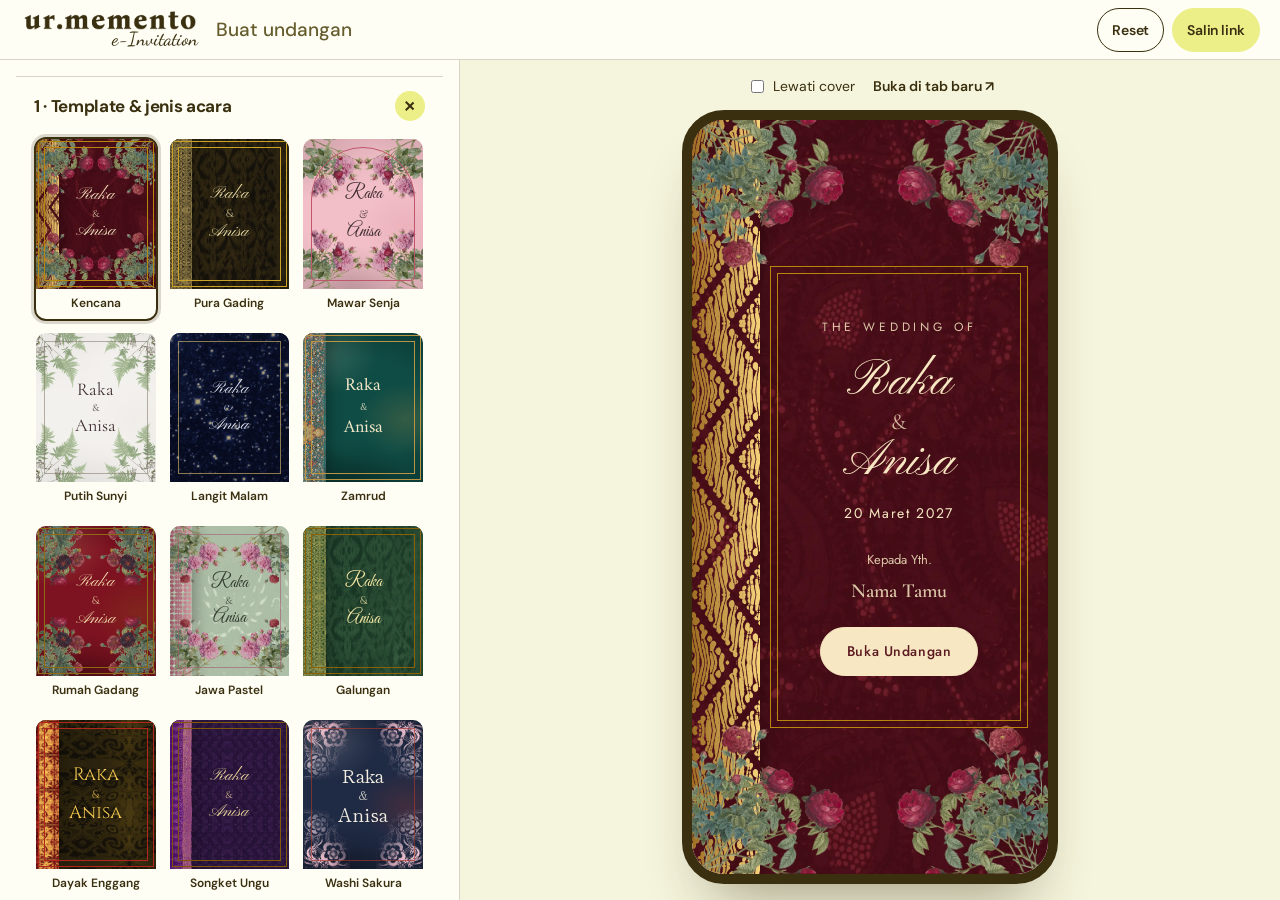
<file: buat.html>
<!doctype html>
<html lang="id">
<head>
<meta charset="utf-8">
<meta name="viewport" content="width=device-width, initial-scale=1">
<title>Buat Undangan · ur.memento</title>
<meta name="robots" content="noindex">
<link rel="preconnect" href="https://fonts.googleapis.com">
<link rel="preconnect" href="https://fonts.gstatic.com" crossorigin>
<link href="https://fonts.googleapis.com/css2?family=Amiri:wght@400;700&family=DM+Sans:opsz,wght@9..40,400..800&family=Cinzel:wght@400;600&family=Cormorant+Garamond:ital,wght@0,400;0,600;0,700;1,400&family=Great+Vibes&family=Lora:wght@500..700&family=Dancing+Script:wght@500&family=Italiana&family=Jost:wght@300;400;500;600&family=Pinyon+Script&family=Shippori+Mincho:wght@400;600&family=Playfair+Display:wght@400;600;700&display=swap" rel="stylesheet">
<link rel="stylesheet" href="css/site.css">
<link rel="stylesheet" href="css/art.css">
<link rel="stylesheet" href="css/builder.css">
</head>
<body class="builder">
<header class="bar">
  <a class="logo" href="index.html"><span class="logo-lock" role="img" aria-label="ur.memento e-Invitation"><span class="wm"></span><span class="sub" aria-hidden="true">e-Invitation</span></span></a>
  <span class="bar-title">Buat undangan</span>
  <div class="bar-actions">
    <button class="btn btn-sm btn-ghost" id="reset" type="button"><span class="lbl">Reset</span></button>
    <button class="btn btn-sm btn-accent" id="copy-link" type="button"><span class="lbl">Salin link</span></button>
  </div>
</header>

<div class="tabs" role="tablist" aria-label="Tampilan">
  <button role="tab" id="tab-form" aria-selected="true" class="on">Isi data</button>
  <button role="tab" id="tab-prev" aria-selected="false">Pratinjau</button>
</div>

<div class="layout">
  <form class="panel" id="form" autocomplete="off" onsubmit="return false">

    <details open>
      <summary>1 · Template &amp; jenis acara</summary>
      <div class="body">
        <div class="tpl-pick" id="tpl-pick" role="radiogroup" aria-label="Template"></div>
        <label>Jenis acara
          <select id="kind">
            <option value="nikah">Pernikahan</option>
            <option value="aqiqah">Aqiqah</option>
            <option value="khitan">Khitan</option>
            <option value="ultah">Ulang tahun</option>
            <option value="syukuran">Syukuran / acara lain</option>
          </select>
        </label>
      </div>
    </details>

    <details open id="sec-nikah">
      <summary>2 · Mempelai</summary>
      <div class="body">
        <div class="row2">
          <label>Nama lengkap pria<input id="groom-name"></label>
          <label>Nama panggilan<input id="groom-nick"></label>
        </div>
        <label>Orang tua pria<input id="groom-parents"></label>
        <label>Link foto pria (opsional)<input id="groom-photo" type="url" placeholder="https://…/foto-pria.jpg"></label>
        <div class="row2">
          <label>Nama lengkap wanita<input id="bride-name"></label>
          <label>Nama panggilan<input id="bride-nick"></label>
        </div>
        <label>Orang tua wanita<input id="bride-parents"></label>
        <label>Link foto wanita (opsional)<input id="bride-photo" type="url" placeholder="https://…/foto-wanita.jpg"></label>
        <p class="hint">Foto potret tegak (rasio sekitar 4:5) paling pas. Kosongkan untuk memakai huruf awal nama.</p>
      </div>
    </details>

    <details open id="sec-acara" hidden>
      <summary>2 · Tuan rumah</summary>
      <div class="body">
        <label>Nama tuan rumah / keluarga<input id="host-name"></label>
        <label>Judul acara<input id="host-title"></label>
        <label>Link foto (opsional)<input id="host-photo" type="url" placeholder="https://…/foto.jpg"></label>
        <label>Kalimat pembuka<textarea id="host-note" rows="3"></textarea></label>
      </div>
    </details>

    <details open>
      <summary>3 · Waktu &amp; tempat</summary>
      <div class="body">
        <fieldset id="fs-akad">
          <legend>Akad nikah</legend>
          <div class="row2"><label>Tanggal<input type="date" id="akad-date"></label><label>Jam<input type="time" id="akad-time"></label></div>
          <label>Tempat<input id="akad-place"></label>
          <label>Alamat<input id="akad-address"></label>
          <label>Link Google Maps (opsional)<input id="akad-maps" type="url" placeholder="https://maps.app.goo.gl/…"></label>
        </fieldset>
        <fieldset>
          <legend id="lg-resepsi">Resepsi</legend>
          <div class="row2"><label>Tanggal<input type="date" id="resepsi-date"></label><label>Jam<input type="time" id="resepsi-time"></label></div>
          <label>Tempat<input id="resepsi-place"></label>
          <label>Alamat<input id="resepsi-address"></label>
          <label>Link Google Maps (opsional)<input id="resepsi-maps" type="url" placeholder="https://maps.app.goo.gl/…"></label>
        </fieldset>
      </div>
    </details>

    <details>
      <summary>4 · Kutipan &amp; cerita</summary>
      <div class="body">
        <label>Kutipan / doa<textarea id="quote-text" rows="3"></textarea></label>
        <label>Sumber kutipan<input id="quote-src"></label>
        <label id="lb-story">Cerita kami (satu per baris: <code>Judul | Isi cerita</code>)<textarea id="story" rows="4"></textarea></label>
      </div>
    </details>

    <details>
      <summary>5 · Galeri &amp; musik</summary>
      <div class="body">
        <label>Link foto (satu per baris, https://…)<textarea id="gallery" rows="4" placeholder="https://contoh.com/foto-1.jpg"></textarea></label>
        <p class="hint">Kosongkan untuk melihat tampilan placeholder. Pada versi produksi foto diunggah langsung.</p>
        <label>Link musik (mp3, https://…)<input id="music" type="url" placeholder="https://contoh.com/lagu.mp3"></label>
      </div>
    </details>

    <details>
      <summary>6 · Amplop digital</summary>
      <div class="body">
        <fieldset><legend>Rekening 1</legend>
          <div class="row2"><label>Bank / e-wallet<input id="g1-bank"></label><label>Nomor<input id="g1-no" inputmode="numeric"></label></div>
          <label>Atas nama<input id="g1-name"></label></fieldset>
        <fieldset><legend>Rekening 2 (opsional)</legend>
          <div class="row2"><label>Bank / e-wallet<input id="g2-bank"></label><label>Nomor<input id="g2-no" inputmode="numeric"></label></div>
          <label>Atas nama<input id="g2-name"></label></fieldset>
      </div>
    </details>

    <details>
      <summary>7 · RSVP &amp; penutup</summary>
      <div class="body">
        <label>WhatsApp penerima RSVP
          <input id="rsvp-wa" type="tel" inputmode="tel" autocomplete="off" placeholder="0812 3456 7890" aria-describedby="rsvp-wa-hint"></label>
        <p class="hint" id="rsvp-wa-hint" aria-live="polite">Tamu yang menekan Kirim akan membuka WhatsApp dengan pesan konfirmasi siap kirim ke nomor ini. Kosongkan bila tidak ingin menerima RSVP.</p>
        <label>Kalimat penutup<textarea id="closing" rows="3"></textarea></label>
        <label>Hashtag<input id="hashtag"></label>
      </div>
    </details>

    <details open>
      <summary>8 · Bagikan &amp; pesan</summary>
      <div class="body">
        <label>Daftar nama tamu (satu per baris) untuk link personal
          <textarea id="guests" rows="4" placeholder="Bapak Andi&#10;Ibu Sinta &amp; Keluarga"></textarea></label>
        <button class="btn btn-sm" id="make-links" type="button">Buat link per tamu</button>
        <ul class="guest-links" id="guest-links"></ul>
        <hr>
        <label>Paket yang diminati
          <select id="plan"></select>
        </label>
        <a class="btn btn-block" id="order" href="#" target="_blank" rel="noopener">Pesan lewat WhatsApp</a>
        <p class="hint">Pesan WhatsApp berisi ringkasan data dan link undangan Anda. Pembayaran baru dilakukan setelah Anda cocok.</p>
      </div>
    </details>
  </form>

  <section class="preview" id="preview" aria-label="Pratinjau undangan">
    <div class="pv-bar">
      <label class="check"><input type="checkbox" id="skip-cover"> Lewati cover</label>
      <a href="#" id="open-new" target="_blank" rel="noopener">Buka di tab baru ↗</a>
    </div>
    <div class="phone"><iframe id="frame" src="undangan.html?skip=0" title="Pratinjau undangan"></iframe></div>
  </section>
</div>

<div id="toast" class="toast-b" role="status"></div>
<script src="js/config.js"></script>
<script src="js/analytics.js"></script>
<script src="js/themes.js"></script>
<script src="js/art.js"></script>
<script src="js/builder.js"></script>
</body>
</html>
</file>
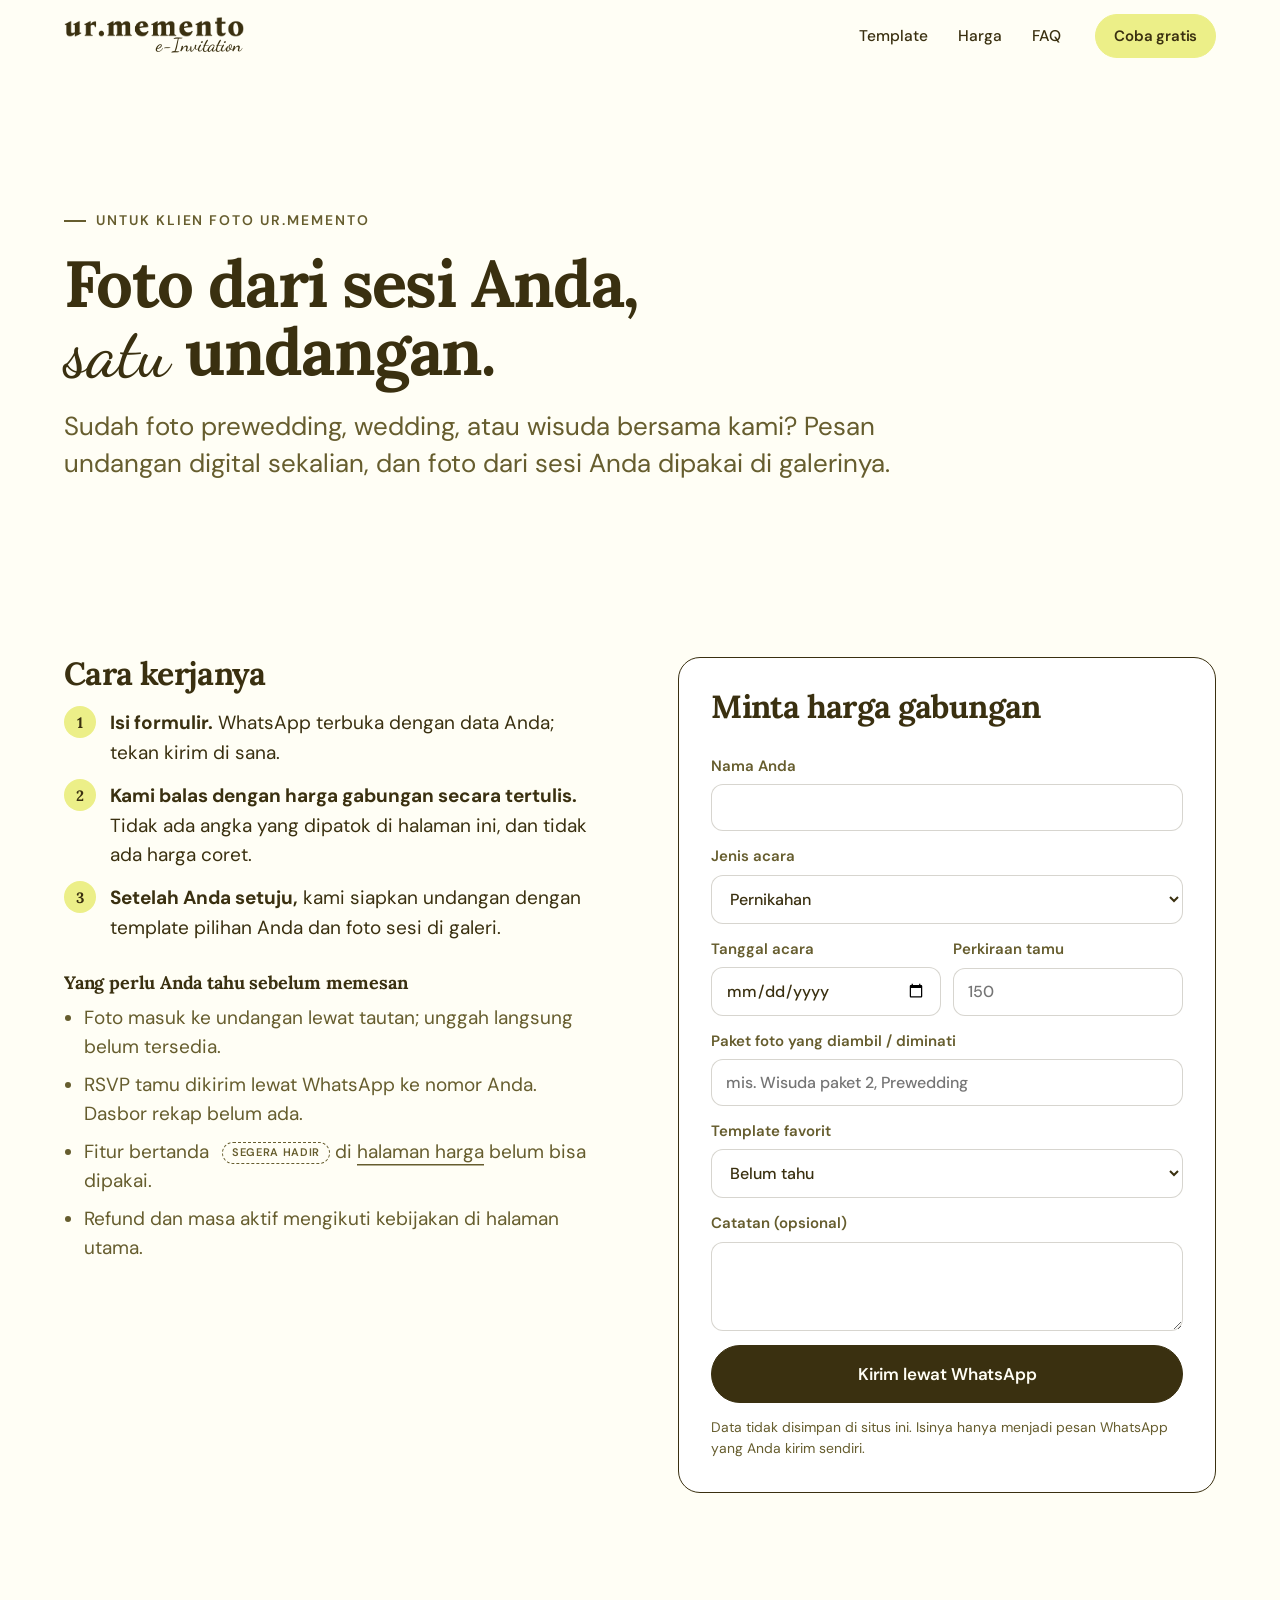
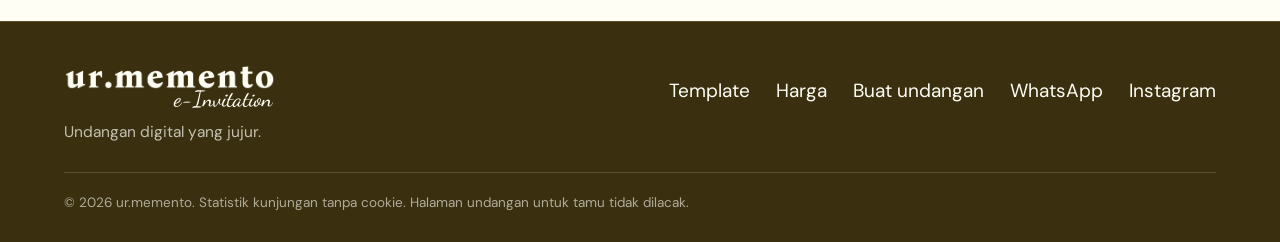
<file: bundel.html>
<!doctype html>
<html lang="id">
<head>
<meta charset="utf-8">
<meta name="viewport" content="width=device-width, initial-scale=1">
<title>Undangan + Paket Foto · ur.memento</title>
<meta name="description" content="Klien foto ur.memento bisa memesan undangan digital bersama paket foto. Harga gabungan ditulis jelas lewat WhatsApp sebelum Anda setuju.">
<meta property="og:title" content="Undangan + Paket Foto · ur.memento">
<meta property="og:description" content="Pesan undangan digital bersama paket foto. Harga ditulis jelas sebelum Anda setuju.">
<meta name="theme-color" content="#FFFEF5">
<link rel="preconnect" href="https://fonts.googleapis.com">
<link rel="preconnect" href="https://fonts.gstatic.com" crossorigin>
<link href="https://fonts.googleapis.com/css2?family=Amiri:wght@400;700&family=DM+Sans:opsz,wght@9..40,400..800&family=Cinzel:wght@400;600&family=Cormorant+Garamond:ital,wght@0,400;0,600;0,700;1,400&family=Great+Vibes&family=Lora:wght@500..700&family=Dancing+Script:wght@500&family=Italiana&family=Jost:wght@300;400;500;600&family=Pinyon+Script&family=Playfair+Display:wght@400;600;700&display=swap" rel="stylesheet">
<link rel="stylesheet" href="css/site.css">
</head>
<body class="bundle-page">
<a class="skip" href="#main">Lewati ke konten</a>

<header class="nav" id="nav">
  <div class="wrap nav-in">
    <a class="logo" href="index.html" aria-label="ur.memento, beranda" translate="no"><span class="logo-lock" role="img" aria-label="ur.memento e-Invitation"><span class="wm"></span><span class="sub" aria-hidden="true">e-Invitation</span></span></a>
    <nav class="links" id="links" aria-label="Utama">
      <a class="link" href="index.html#template">Template</a>
      <a class="link" href="index.html#harga">Harga</a>
      <a class="link" href="index.html#faq">FAQ</a>
    </nav>
    <a class="btn btn-sm btn-accent" href="buat.html" data-track="cta_click" data-track-where="bundel_nav"><span class="lbl">Coba gratis</span></a>
    <button class="burger" id="burger" type="button" aria-label="Buka menu" aria-expanded="false" aria-controls="links"><span></span><span></span></button>
  </div>
</header>

<main id="main">
  <section class="section bundle-hero">
    <div class="wrap">
      <p class="eyebrow">Untuk klien foto ur.memento</p>
      <h1>Foto dari sesi Anda, <span class="serif">satu</span> undangan.</h1>
      <p class="lead">Sudah foto prewedding, wedding, atau wisuda bersama kami? Pesan undangan digital sekalian, dan foto dari sesi Anda dipakai di galerinya.</p>
    </div>
  </section>

  <section class="section bundle-main">
    <div class="wrap bundle">
      <div class="bundle-info">
        <h2>Cara kerjanya</h2>
        <ol class="bsteps">
          <li><b>Isi formulir.</b> WhatsApp terbuka dengan data Anda; tekan kirim di sana.</li>
          <li><b>Kami balas dengan harga gabungan secara tertulis.</b> Tidak ada angka yang dipatok di halaman ini, dan tidak ada harga coret.</li>
          <li><b>Setelah Anda setuju,</b> kami siapkan undangan dengan template pilihan Anda dan foto sesi di galeri.</li>
        </ol>
        <h3>Yang perlu Anda tahu sebelum memesan</h3>
        <ul class="bnotes">
          <li>Foto masuk ke undangan lewat tautan; unggah langsung belum tersedia.</li>
          <li>RSVP tamu dikirim lewat WhatsApp ke nomor Anda. Dasbor rekap belum ada.</li>
          <li>Fitur bertanda <span class="soon">Segera hadir</span> di <a class="link" href="index.html#harga">halaman harga</a> belum bisa dipakai.</li>
          <li>Refund dan masa aktif mengikuti kebijakan di halaman utama.</li>
        </ul>
      </div>

      <form class="bform" id="bform" autocomplete="off" novalidate>
        <h2>Minta harga gabungan</h2>
        <label>Nama Anda<input name="name" required maxlength="60" autocomplete="name"></label>
        <label>Jenis acara
          <select name="kind">
            <option>Pernikahan</option><option>Aqiqah</option><option>Khitan</option><option>Ulang tahun</option><option>Syukuran / acara lain</option>
          </select>
        </label>
        <div class="row2">
          <label>Tanggal acara<input name="date" type="date"></label>
          <label>Perkiraan tamu<input name="guests" type="number" inputmode="numeric" min="1" max="5000" placeholder="150"></label>
        </div>
        <label>Paket foto yang diambil / diminati<input name="photo" maxlength="80" placeholder="mis. Wisuda paket 2, Prewedding"></label>
        <label>Template favorit<select name="theme" id="b-theme"></select></label>
        <label>Catatan (opsional)<textarea name="note" rows="3" maxlength="300"></textarea></label>
        <button class="btn btn-lg btn-block" type="submit" data-track="bundle_submit"><span class="lbl">Kirim lewat WhatsApp</span></button>
        <p class="note" id="b-note">Data tidak disimpan di situs ini. Isinya hanya menjadi pesan WhatsApp yang Anda kirim sendiri.</p>
        <p class="note" id="b-fallback" hidden></p>
      </form>
    </div>
  </section>
</main>

<footer class="footer dark">
  <div class="wrap foot-in">
    <div>
      <a class="logo" href="index.html"><span class="logo-lock" role="img" aria-label="ur.memento e-Invitation"><span class="wm"></span><span class="sub" aria-hidden="true">e-Invitation</span></span></a>
      <p>Undangan digital yang jujur.</p>
    </div>
    <nav class="foot-links" aria-label="Footer">
      <a href="index.html#template">Template</a><a href="index.html#harga">Harga</a><a href="buat.html">Buat undangan</a>
      <a data-wa data-track="wa_click" data-track-where="bundel_footer" href="#">WhatsApp</a><a data-ig href="#">Instagram</a>
    </nav>
  </div>
  <div class="wrap copy">© <span id="yr"></span> ur.memento. <span id="stat-note" hidden></span></div>
</footer>

<script src="js/config.js"></script>
<script src="js/analytics.js"></script>
<script src="js/themes.js"></script>
<script src="js/bundel.js"></script>
</body>
</html>
</file>
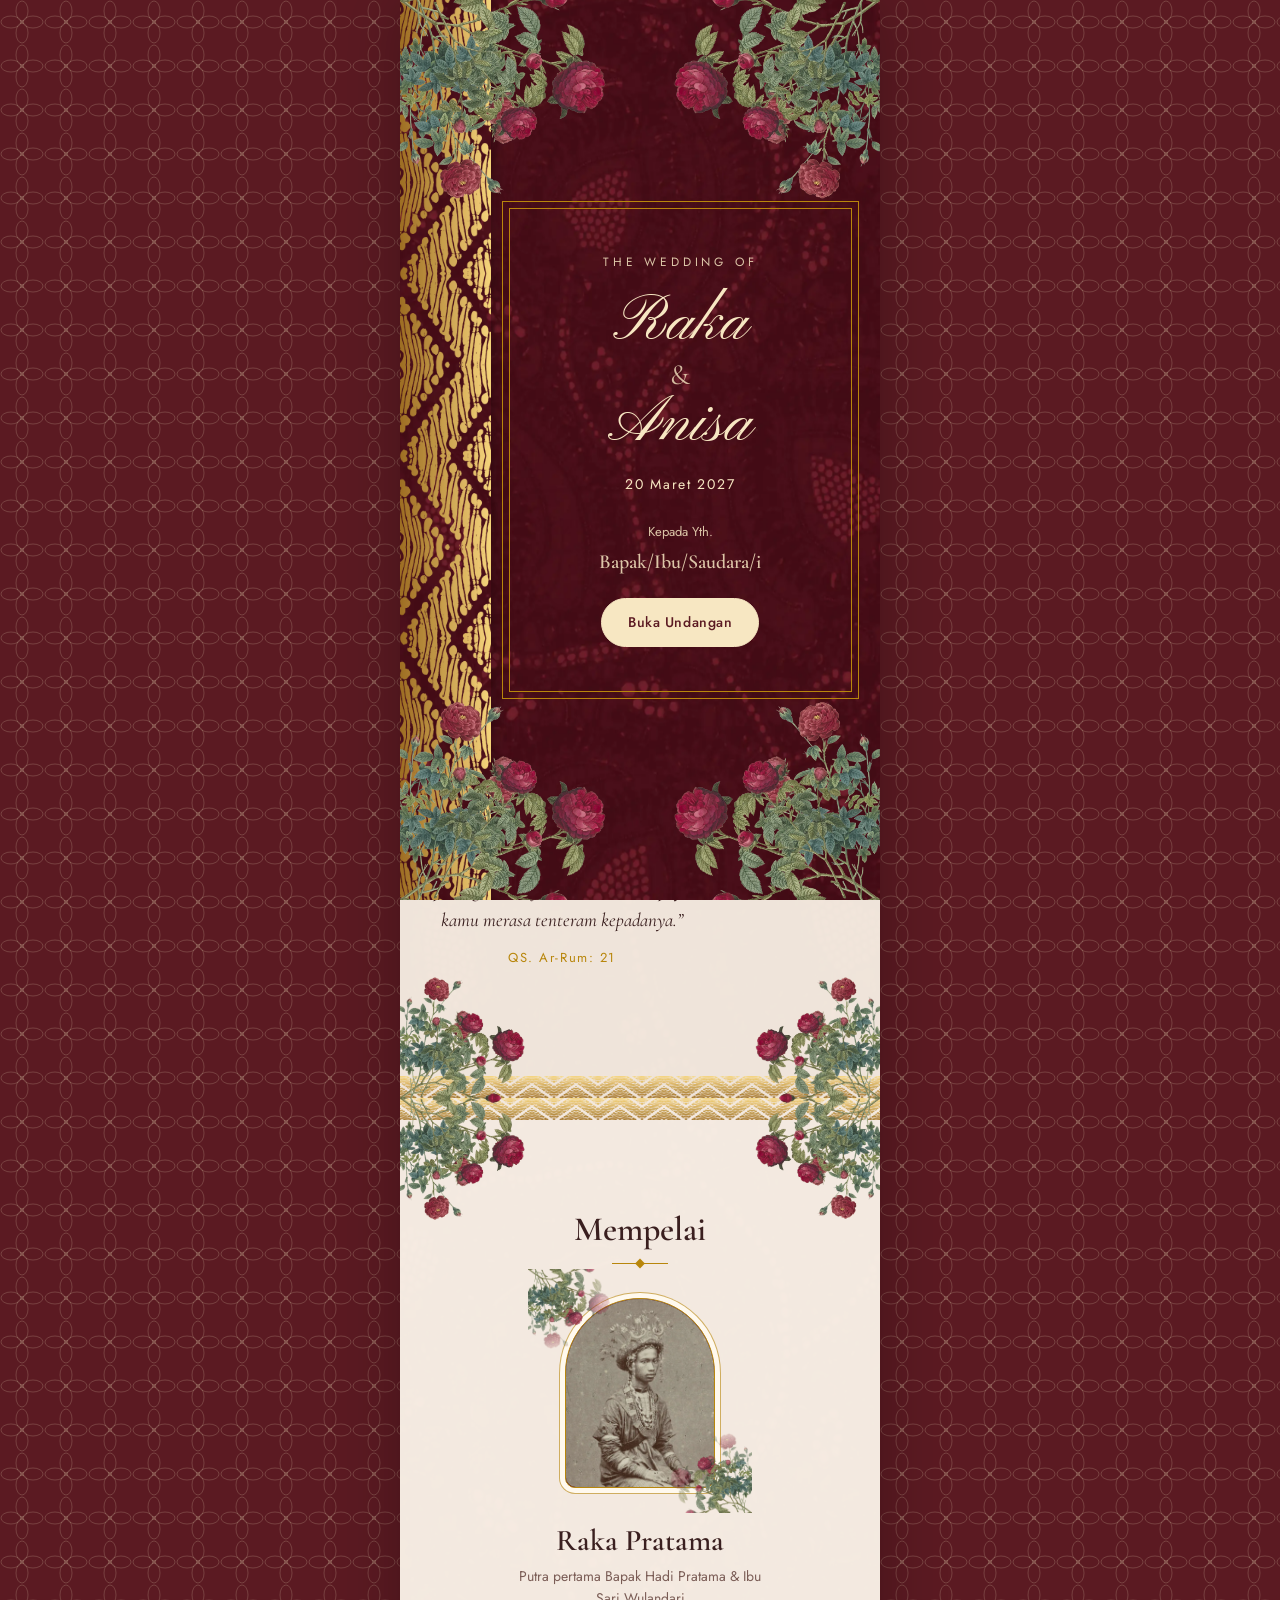
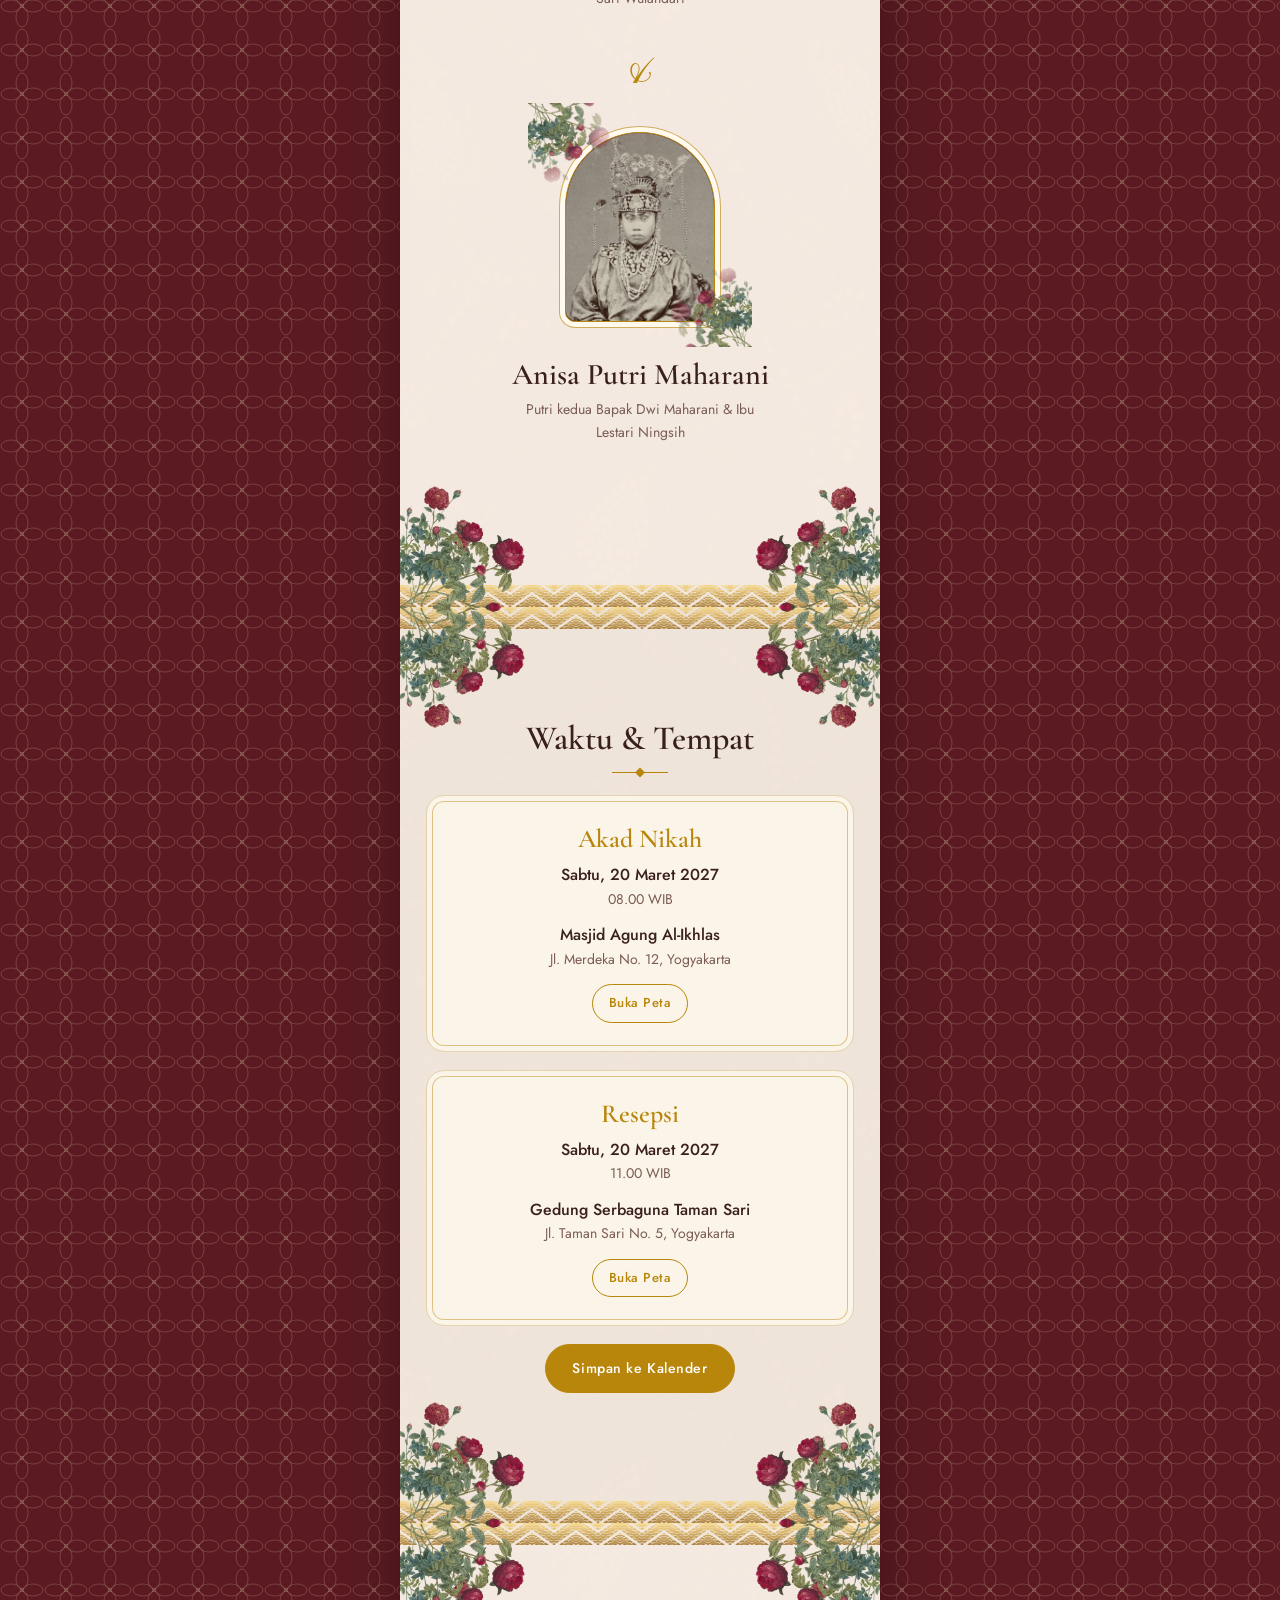
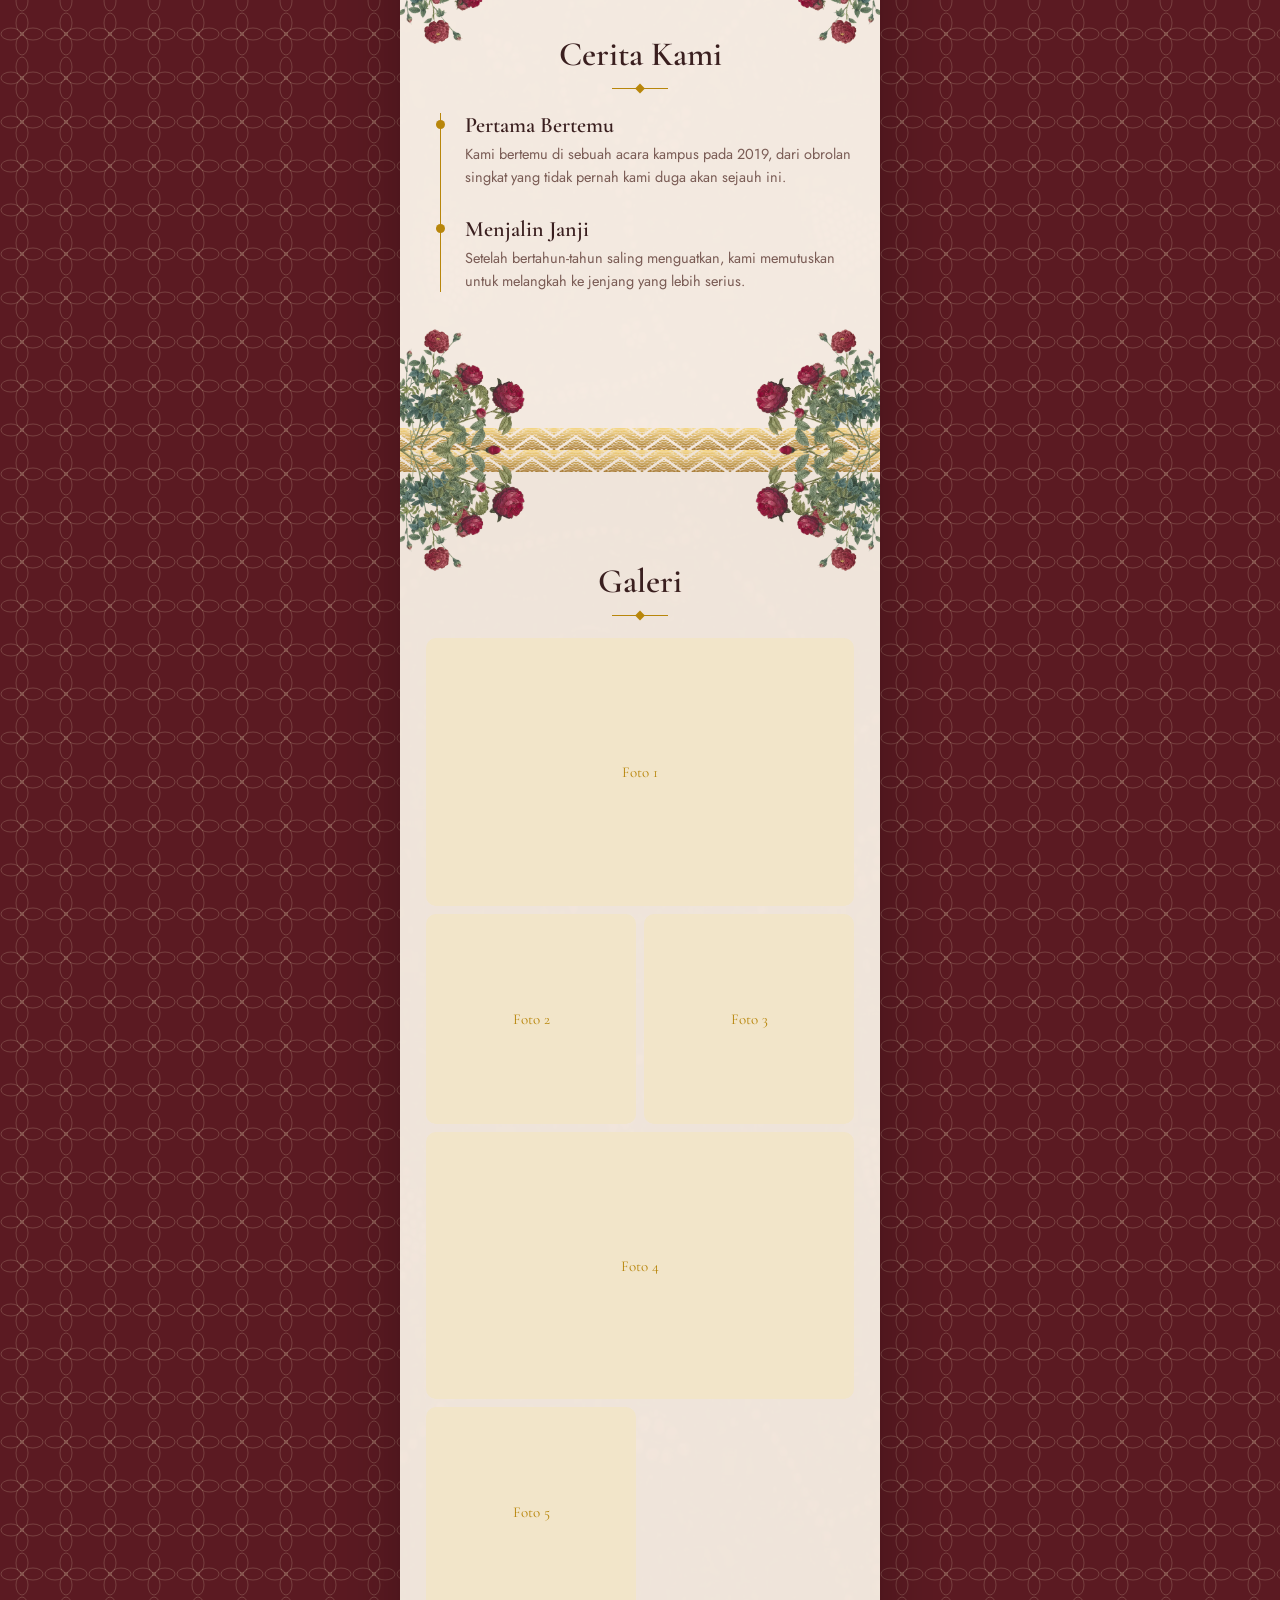
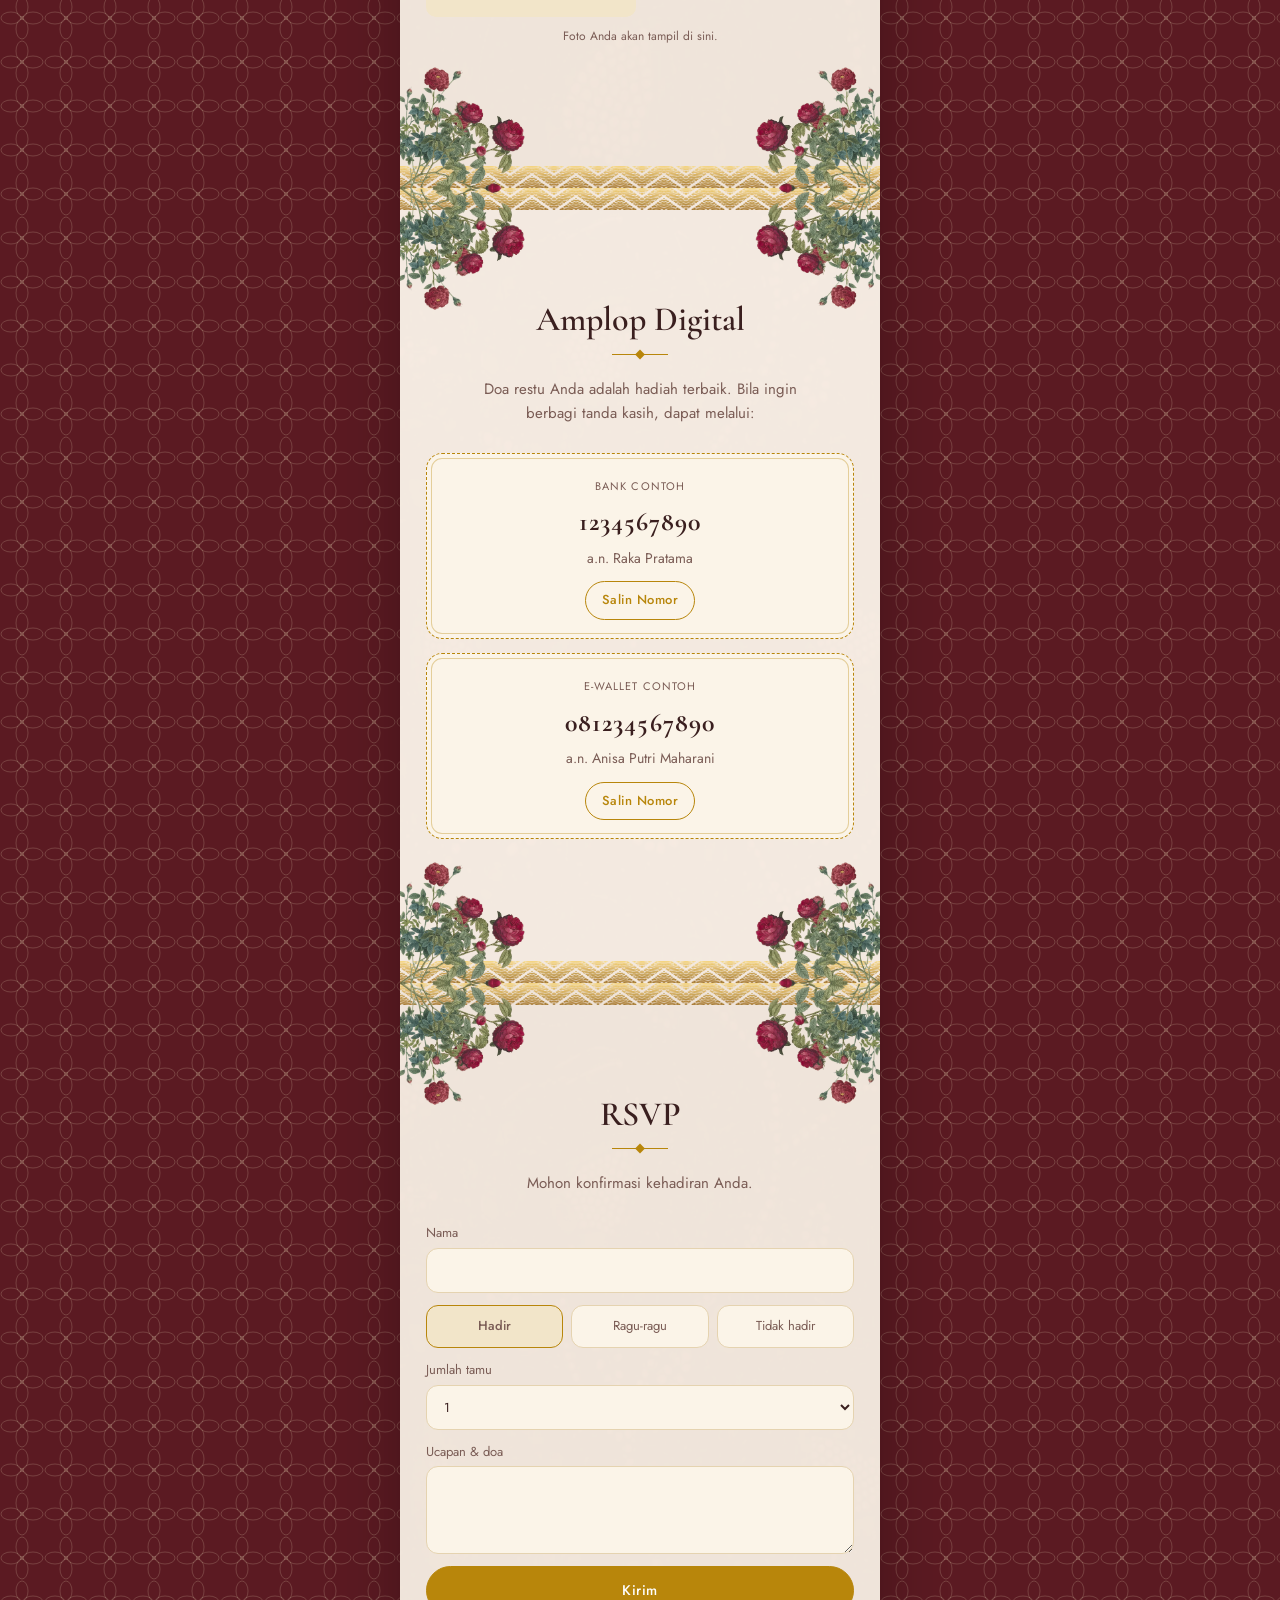
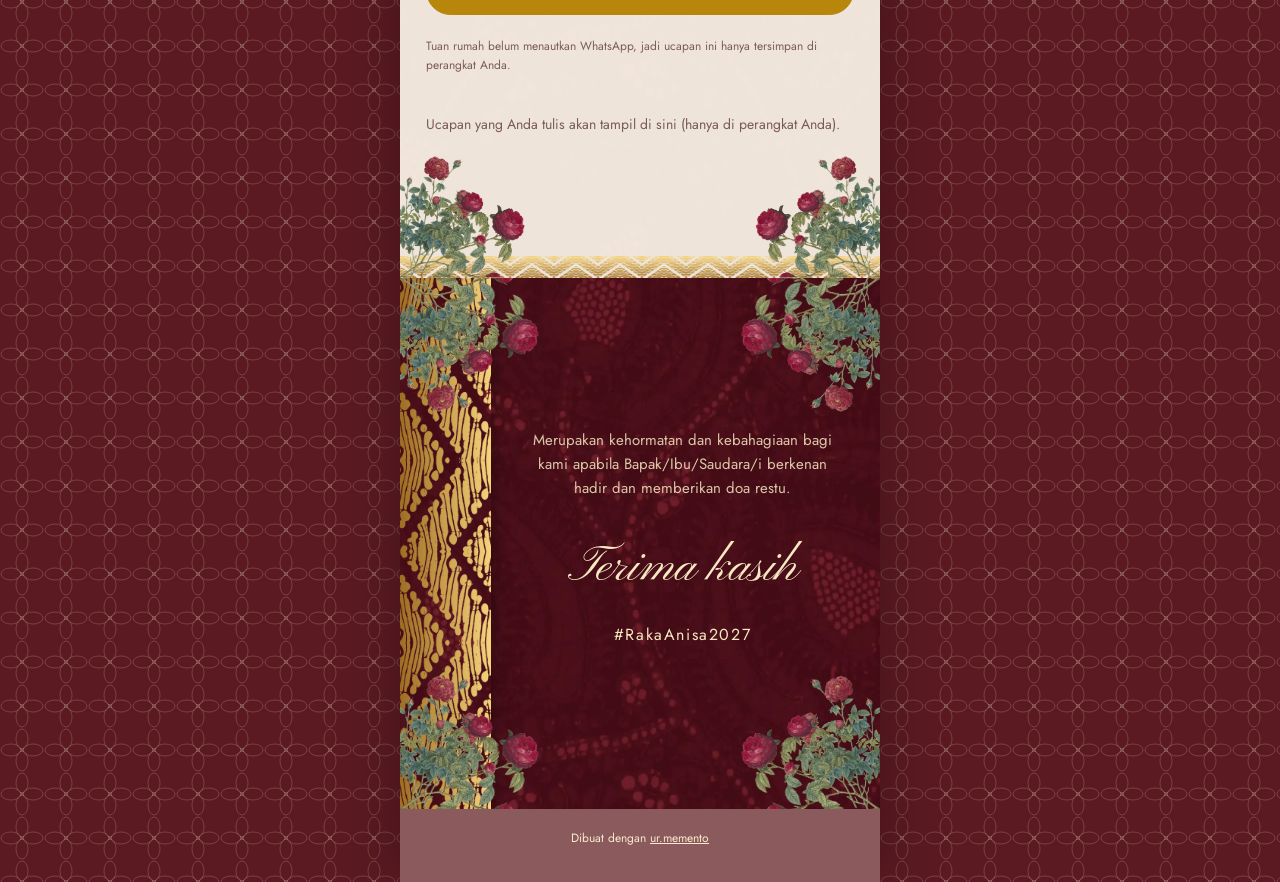
<file: undangan.html>
<!doctype html>
<html lang="id">
<head>
<meta charset="utf-8">
<meta name="viewport" content="width=device-width, initial-scale=1, viewport-fit=cover">
<title>Undangan Digital · ur.memento</title>
<meta name="robots" content="noindex">
<link rel="preconnect" href="https://fonts.googleapis.com">
<link rel="preconnect" href="https://fonts.gstatic.com" crossorigin>
<link href="https://fonts.googleapis.com/css2?family=Amiri:wght@400;700&family=Cinzel:wght@400;600&family=Cormorant+Garamond:ital,wght@0,400;0,600;0,700;1,400&family=Great+Vibes&family=Italiana&family=Jost:wght@300;400;500;600&family=Pinyon+Script&family=Shippori+Mincho:wght@400;600&family=Playfair+Display:wght@400;600&display=swap" rel="stylesheet">
<link rel="stylesheet" href="css/invitation.css">
<link rel="stylesheet" href="css/art.css">
</head>
<body>
<div id="stage">
  <div id="app" aria-live="polite"></div>
</div>
<button id="music-btn" class="music-btn" hidden aria-label="Putar atau jeda musik">♪</button>
<div id="toast" class="toast" role="status"></div>
<div id="lightbox" class="lightbox" hidden><img alt=""><button aria-label="Tutup">×</button></div>
<audio id="audio" loop preload="none"></audio>
<script src="js/themes.js"></script>
<script src="js/art.js"></script>
<script src="js/invitation.js"></script>
</body>
</html>
</file>
<file: css/site.css>
/* ur.memento · design system (lihat DESIGN.md) */
:root {
  /* palet diambil dari akun Instagram @ur.memento: highlight lemon, ikon cokelat zaitun, kilau emas avatar, bingkai putih */
  --paper: #FFFEF5; --paper-2: #F5F4DC; --raised: #FFFFFF;
  --ink: #3A3010; --muted: #665D2E; --accent: #ECEF88; --accent-ink: #3A3010; --gold: #A68620;
  --line: rgba(58, 48, 16, .2); --ok: #2F6B3F;
  --font: "DM Sans", system-ui, -apple-system, sans-serif;
  --head: "Lora", "Libre Baskerville", Georgia, serif;
  --serif: "Dancing Script", "Pinyon Script", cursive;
  --step-small: clamp(.8125rem, .79rem + .1vw, .875rem);
  --step-body: clamp(1.0625rem, 1rem + .25vw, 1.1875rem);
  --step-lead: clamp(1.25rem, 1.1rem + .7vw, 1.625rem);
  --step-head: clamp(2.1rem, 1.2rem + 3.6vw, 4.25rem);
  --step-display: clamp(3rem, .8rem + 7vw, 7.25rem);
  --gutter: clamp(20px, 5vw, 72px); --max: 1320px;
  --ease-out: cubic-bezier(.22, .61, .36, 1); --ease-expo: cubic-bezier(.16, 1, .3, 1);
  /* alias dipakai builder.css */
  color-scheme: light;
  -webkit-tap-highlight-color: rgba(236, 239, 136, .5);
  --bg: var(--paper); --alt: var(--paper-2); --brand: var(--ink); --brand-d: #231C06; --ui: var(--font); --surface: var(--raised);
}
* { box-sizing: border-box; }
html { scroll-behavior: smooth; scroll-padding-top: 84px; -webkit-text-size-adjust: 100%; }
body { margin: 0; font-family: var(--font); font-size: var(--step-body); line-height: 1.55; color: var(--ink); background: var(--paper); -webkit-font-smoothing: antialiased; text-rendering: optimizeLegibility; }
img, iframe, svg { max-width: 100%; }
a { color: inherit; }
a, button, summary, label { touch-action: manipulation; }
h1, h2, h3, p { margin: 0; }
h1, h2, h3 { font-family: var(--head); font-weight: 700; letter-spacing: -.02em; line-height: 1.04; text-wrap: balance; }
p { text-wrap: pretty; }
em.serif, .serif { font-family: var(--serif); font-style: normal; font-weight: 500; letter-spacing: 0; font-size: 1.08em; line-height: 1; }
.wrap { width: min(var(--max), 100% - 2 * var(--gutter)); margin-inline: auto; }
.narrow { width: min(820px, 100% - 2 * var(--gutter)); margin-inline: auto; }
[hidden] { display: none !important; }
.skip { position: absolute; left: -999px; top: 8px; background: var(--ink); color: var(--paper); padding: 10px 16px; border-radius: 8px; z-index: 200; }
.skip:focus { left: 8px; }
:focus-visible { outline: 3px solid var(--ink); outline-offset: 3px; border-radius: 6px; }
.dark :focus-visible { outline-color: var(--accent); }
.eyebrow { font-size: var(--step-small); font-weight: 600; letter-spacing: .14em; text-transform: uppercase; color: var(--muted); display: inline-flex; align-items: center; gap: 10px; }
.eyebrow::before { content: ""; width: 22px; height: 2px; background: currentColor; }

/* ---------- progress ---------- */
.progress { position: fixed; inset: 0 0 auto 0; height: 3px; background: var(--gold); transform-origin: 0 50%; transform: scaleX(0); z-index: 120; }

/* ---------- tombol ---------- */
.btn { --pad: 14px 26px; position: relative; display: inline-flex; align-items: center; justify-content: center; gap: 10px; min-height: 48px; padding: var(--pad); border: 1.5px solid var(--ink); border-radius: 999px; background: var(--ink); color: var(--paper); font: 600 1rem var(--font); letter-spacing: -.01em; text-decoration: none; cursor: pointer; transition: background .25s var(--ease-out), color .25s var(--ease-out), border-color .25s; will-change: transform; }
.btn span.lbl { display: inline-block; will-change: transform; }
.btn:hover { background: transparent; color: var(--ink); }
.btn-accent { background: var(--accent); border-color: var(--accent); color: var(--accent-ink); }
.btn-accent:hover { background: transparent; color: inherit; }
.btn-ghost { background: transparent; color: var(--ink); }
.btn-ghost:hover { background: var(--ink); color: var(--paper); }
.btn-sm { min-height: 44px; padding: 9px 18px; font-size: .9375rem; }
.btn-lg { min-height: 58px; padding: 16px 32px; font-size: 1.0625rem; }
.btn-block { width: 100%; }
.btn .arr { transition: transform .3s var(--ease-expo); }
.btn:hover .arr { transform: translateX(4px); }
.dark .btn-accent:hover { color: var(--accent); }
.dark .btn-ghost { color: var(--paper); border-color: rgba(255, 254, 245, .5); }
.dark .btn-ghost:hover { background: var(--paper); color: var(--ink); }

.link { text-decoration: none; background: linear-gradient(currentColor, currentColor) 0 100% / 100% 1.5px no-repeat; padding-bottom: 2px; transition: background-size .35s var(--ease-expo); }
.link:hover { background-size: 0 1.5px; background-position: 100% 100%; }

/* ---------- nav ---------- */
.nav { position: sticky; top: 0; z-index: 100; background: color-mix(in srgb, var(--paper) 88%, transparent); backdrop-filter: saturate(1.4) blur(8px); border-bottom: 1px solid transparent; transition: border-color .3s; }
.nav.scrolled { border-color: var(--line); }
.nav-in { display: flex; align-items: center; gap: 28px; height: 72px; }
.logo { display: inline-flex; align-items: center; gap: 9px; min-height: 44px; font: 700 1.5rem var(--head); letter-spacing: -.03em; text-decoration: none; }
.logo-lock { --w: 180px; display: inline-flex; flex-direction: column; align-items: flex-end; width: var(--w); }
.logo-lock .wm { display: block; width: 100%; aspect-ratio: 970 / 107; background: currentColor; -webkit-mask: url(../assets/wordmark.png) center / contain no-repeat; mask: url(../assets/wordmark.png) center / contain no-repeat; }
.logo-lock .sub { font: 500 calc(var(--w) * .105) / 1 var(--serif); letter-spacing: 0; margin: calc(var(--w) * -.005) calc(var(--w) * .01) 0 0; white-space: nowrap; }
.links { margin-left: auto; display: flex; gap: 30px; }
.links a { text-decoration: none; font-weight: 500; font-size: .9688rem; padding: 10px 0; background-size: 0 1.5px; background-position: 0 85%; }
.links a:hover, .links a:focus-visible { background-size: 100% 1.5px; }
.nav .btn-sm { margin-left: 6px; }
.burger { display: none; width: 44px; height: 44px; border: 1.5px solid var(--ink); border-radius: 50%; background: transparent; position: relative; cursor: pointer; }
.burger span { position: absolute; left: 12px; right: 12px; height: 2px; background: var(--ink); transition: transform .3s var(--ease-expo); }
.burger span:first-child { top: 16px; } .burger span:last-child { top: 24px; }
.burger[aria-expanded="true"] span:first-child { transform: translateY(4px) rotate(45deg); }
.burger[aria-expanded="true"] span:last-child { transform: translateY(-4px) rotate(-45deg); }

/* ---------- hero ---------- */
.hero { position: relative; padding: clamp(32px, 6vw, 72px) 0 clamp(56px, 8vw, 112px); overflow: clip; }
.hero-grid { display: grid; grid-template-columns: minmax(0, 1.25fr) minmax(0, .75fr); gap: clamp(24px, 4vw, 72px); align-items: end; }
.hero h1 { font-size: var(--step-display); letter-spacing: -.03em; line-height: 1; margin: 22px 0 28px; }
.hero h1 .line { display: block; }
.w { display: inline-block; overflow: hidden; vertical-align: top; padding-bottom: .3em; margin-bottom: -.3em; }
.wi { display: inline-block; will-change: transform; }
.hero h1 .serif { font-size: 1.04em; letter-spacing: -.03em; position: relative; white-space: nowrap; }
.squig { position: absolute; left: -2%; bottom: -.3em; width: 104%; height: .34em; overflow: visible; pointer-events: none; }
.squig path { fill: none; stroke: var(--gold); stroke-width: 7; stroke-linecap: round; stroke-linejoin: round; }
.hero-lead { font-size: var(--step-lead); line-height: 1.35; max-width: 34ch; color: var(--ink); }
.hero-lead b { font-weight: 600; }
.cta-row { display: flex; flex-wrap: wrap; gap: 12px; margin: 32px 0 30px; }
.facts { list-style: none; margin: 0; padding: 0; display: flex; flex-wrap: wrap; gap: 8px 22px; font-size: var(--step-small); font-weight: 500; color: var(--muted); }
.facts li::before { content: "→"; margin-right: 8px; color: var(--ink); }
.hero-visual { position: relative; display: grid; justify-items: center; padding-bottom: 8px; }
.phone-wrap { position: relative; width: min(340px, 100%); }
.phone { width: 100%; aspect-ratio: 9 / 18.5; border-radius: 42px; border: 10px solid var(--ink); background: var(--ink); box-shadow: 0 40px 60px -30px rgba(58, 48, 16, .45); overflow: hidden; position: relative; }
.phone iframe { width: 100%; height: 100%; border: 0; background: #fff; display: block; }
.stamp { position: absolute; left: -64px; bottom: 56px; width: 128px; height: 128px; display: grid; place-items: center; z-index: 3; }
.stamp svg { width: 100%; height: 100%; overflow: visible; }
.stamp .ring { transform-origin: 50% 50%; }
.stamp text { font: 600 11.5px var(--font); letter-spacing: .2em; text-transform: uppercase; fill: var(--ink); }
.stamp .disc { fill: var(--accent); }
.stamp .core { position: absolute; font: italic 400 2.1rem var(--serif); transform: rotate(-12deg); }
.demo-note { margin-top: 18px; font-size: var(--step-small); color: var(--muted); text-align: center; max-width: 30ch; }

/* ---------- marquee ---------- */
.marquee { border-block: 1.5px solid var(--ink); overflow: hidden; background: var(--accent); color: var(--accent-ink); }
.marquee-track { display: flex; width: max-content; }
.marquee-row { display: flex; align-items: center; flex: none; gap: 28px; padding: 18px 14px; font-size: clamp(1.25rem, 1rem + 1.2vw, 2rem); font-weight: 600; letter-spacing: -.03em; white-space: nowrap; }
.marquee-row svg { width: 22px; height: 22px; flex: none; }
.marquee-wrap { position: relative; }
.pause { position: absolute; right: var(--gutter); top: 50%; transform: translateY(-50%); width: 44px; height: 44px; border-radius: 50%; border: 1.5px solid var(--ink); background: var(--paper); color: var(--ink); font: 800 .8rem var(--font); letter-spacing: -.1em; cursor: pointer; display: none; z-index: 2; }
.mo .pause { display: block; }
.pause:hover { background: var(--ink); color: var(--paper); }
.marquee:hover .marquee-track { animation-play-state: paused; }
.mo .marquee-track { animation: slide 42s linear infinite; }
.paused .marquee-track, .paused .stamp .ring, .paused .mini-fx-stars::before { animation-play-state: paused !important; }
@keyframes slide { to { transform: translateX(-50%); } }

/* ---------- section umum ---------- */
.section { padding: clamp(72px, 10vw, 150px) 0; position: relative; }
.sec-head { display: grid; grid-template-columns: minmax(0, .38fr) minmax(0, .62fr); gap: 24px 48px; margin-bottom: clamp(36px, 6vw, 80px); align-items: start; }
.sec-head h2 { font-size: var(--step-head); letter-spacing: -.025em; }
.sec-head p { grid-column: 2; font-size: var(--step-lead); line-height: 1.35; color: var(--muted); max-width: 40ch; }

/* ---------- janji ---------- */
.vows { border-top: 1.5px solid var(--ink); }
.vow { display: grid; grid-template-columns: 72px minmax(0, 1fr) minmax(0, .8fr); gap: 16px 40px; padding: clamp(28px, 4vw, 52px) 0; border-bottom: 1px solid var(--line); align-items: baseline; }
.vow .n { font-size: var(--step-small); font-weight: 600; letter-spacing: .1em; color: var(--muted); }
.vow h3 { font-size: clamp(1.9rem, 1.1rem + 2.8vw, 3.75rem); letter-spacing: -.045em; transition: transform .5s var(--ease-expo); }
.vow:hover h3 { transform: translateX(10px); }
.vow p { color: var(--muted); max-width: 42ch; }

/* ---------- template (pin horizontal) ---------- */
.tpl { background: var(--paper-2); padding: 0; }
.tpl-pin { position: relative; }
.tpl-sticky { padding: clamp(56px, 8vw, 96px) 0; }
.tpl-top { display: flex; justify-content: space-between; align-items: end; gap: 24px; margin-bottom: clamp(28px, 4vw, 48px); }
.tpl-top h2 { font-size: var(--step-head); letter-spacing: -.025em; max-width: 22ch; }
.tpl-count { font-size: clamp(1.4rem, 1rem + 1.4vw, 2.2rem); font-weight: 600; letter-spacing: -.04em; font-variant-numeric: tabular-nums; white-space: nowrap; }
.tpl-count small { color: var(--muted); font-weight: 500; }
.tpl-viewport { overflow-x: auto; scroll-snap-type: x mandatory; scrollbar-width: none; padding-inline: var(--gutter); }
.tpl-viewport::-webkit-scrollbar { display: none; }
.tpl-track { display: flex; gap: clamp(16px, 2.4vw, 36px); width: max-content; padding-bottom: 12px; align-items: flex-start; }
.card { flex: none; width: min(78vw, 360px); scroll-snap-align: start; }
.card:nth-child(even) { margin-top: clamp(0px, 4vw, 56px); }
.card-art { display: block; aspect-ratio: 4 / 5; border-radius: 10px; overflow: hidden; border: 1.5px solid var(--ink); text-decoration: none; position: relative; }
.card-art .mini { transition: transform .8s var(--ease-expo); }
.card-art:hover .mini { transform: scale(1.04); }
.card-meta { display: flex; justify-content: space-between; align-items: baseline; gap: 12px; margin-top: 16px; }
.card-meta h3 { font-size: 1.75rem; letter-spacing: -.04em; }
.tag { font-size: .8125rem; font-weight: 600; padding: 4px 12px; border: 1.5px solid var(--ink); border-radius: 999px; white-space: nowrap; }
.tag-pro { background: var(--accent); border-color: var(--accent); }
.card p { color: var(--muted); font-size: .9688rem; margin-top: 6px; min-height: 3em; }
.card-actions { display: flex; gap: 8px; margin-top: 14px; flex-wrap: wrap; }
.tpl-extra-wrap { padding-block: 8px clamp(48px, 7vw, 96px); }
.tpl-extra { color: var(--muted); }
.tpl-extra a { color: var(--ink); font-weight: 600; }
/* pin aktif (JS menambah .pinned saat layar lebar & gerak diizinkan) */
.tpl.pinned .tpl-pin { height: var(--pin-h, 300vh); }
.tpl.pinned .tpl-sticky { position: sticky; top: 72px; height: calc(100vh - 72px); display: flex; flex-direction: column; justify-content: center; padding: 0; overflow: hidden; }
.tpl.pinned .tpl-viewport { overflow: visible; scroll-snap-type: none; }
.tpl.pinned .tpl-track { will-change: transform; }
.tpl.pinned .tpl-top { margin-bottom: 24px; }
.tpl.pinned .tpl-top h2 { font-size: clamp(2rem, 1rem + 2.6vw, 3.5rem); max-width: 18ch; }
.tpl.pinned .card { width: max(210px, min(30vw, 340px, calc((100vh - 500px) * .8))); }
.tpl.pinned .card:nth-child(even) { margin-top: 28px; }
.tpl.pinned .card p { display: none; }
.tpl.pinned .card-meta { margin-top: 12px; }
.tpl.pinned .card-actions { margin-top: 10px; }

/* ---------- fitur ---------- */
.feat { list-style: none; margin: 0; padding: 0; display: grid; grid-template-columns: repeat(2, minmax(0, 1fr)); gap: 0 clamp(24px, 5vw, 80px); border-top: 1.5px solid var(--ink); }
.feat li { display: grid; grid-template-columns: 48px 1fr; gap: 6px 14px; padding: 28px 0; border-bottom: 1px solid var(--line); }
.feat .k { font-size: var(--step-small); font-weight: 600; color: var(--muted); padding-top: 6px; }
.feat h3 { font-size: clamp(1.5rem, 1.1rem + 1.2vw, 2.1rem); letter-spacing: -.04em; line-height: 1.05; }
.feat p { grid-column: 2; color: var(--muted); max-width: 40ch; }

/* ---------- cara ---------- */
.how { background: var(--paper-2); }
.steps { list-style: none; margin: 0; padding: 0; display: grid; grid-template-columns: repeat(3, minmax(0, 1fr)); gap: clamp(20px, 3vw, 48px); position: relative; }
.steps li { position: relative; padding-top: 12px; border-top: 1.5px solid var(--ink); }
.step-n { display: block; font-size: clamp(5rem, 3rem + 8vw, 11rem); font-family: var(--head); font-weight: 700; letter-spacing: -.04em; line-height: .95; color: transparent; -webkit-text-stroke: 1.5px var(--ink); transition: color .6s var(--ease-expo); }
.steps li:hover .step-n { color: var(--accent); }
.steps b { display: block; font-family: var(--head); font-size: clamp(1.5rem, 1.2rem + 1vw, 2rem); letter-spacing: -.02em; margin: 14px 0 6px; }
.steps span.d { color: var(--muted); max-width: 30ch; display: block; }
.how-cta { margin-top: clamp(36px, 5vw, 64px); }

/* ---------- harga ---------- */
.plans { display: grid; grid-template-columns: repeat(4, minmax(0, 1fr)); gap: 0; border: 1.5px solid var(--ink); border-radius: 10px; overflow: hidden; background: var(--raised); }
.plan { position: relative; padding: clamp(22px, 2.4vw, 34px); display: flex; flex-direction: column; border-right: 1px solid var(--line); transition: background .3s; }
.plan:last-child { border-right: 0; }
.plan:hover { background: #fff; }
.plan-hl { background: var(--ink); color: var(--paper); }
.plan-hl:hover { background: var(--ink); }
.plan-badge { align-self: flex-start; background: var(--accent); color: var(--accent-ink); font-size: .75rem; font-weight: 700; letter-spacing: .08em; text-transform: uppercase; padding: 5px 12px; border-radius: 999px; margin-bottom: 14px; }
.plan h3 { font-size: 2.1rem; letter-spacing: -.045em; }
.plan-note { color: var(--muted); font-size: .9375rem; margin: 6px 0 22px; min-height: 2.8em; }
.plan-hl .plan-note { color: rgba(255, 254, 245, .72); }
.plan-price { font-size: clamp(2.6rem, 2rem + 1.8vw, 3.6rem); font-family: var(--head); font-weight: 700; letter-spacing: -.03em; line-height: 1; font-variant-numeric: tabular-nums; }
.plan-price .rp { font-size: .4em; font-weight: 600; letter-spacing: 0; margin-right: 4px; vertical-align: .85em; }
.plan-unit { display: block; font-size: .875rem; color: var(--muted); margin: 6px 0 22px; min-height: 1.3em; }
.plan-hl .plan-unit { color: rgba(255, 254, 245, .72); }
.plan ul { list-style: none; margin: 0 0 26px; padding: 0; display: grid; gap: 10px; flex: 1; font-size: .9688rem; }
.plan li { padding-left: 24px; position: relative; }
.plan li::before { content: ""; position: absolute; left: 0; top: .52em; width: 12px; height: 2px; background: var(--gold); }
.plan-hl .btn { background: var(--accent); border-color: var(--accent); color: var(--accent-ink); }
.plan-hl .btn:hover { background: transparent; color: var(--accent); }
.cmp-title { font-size: clamp(1.8rem, 1.3rem + 1.6vw, 2.8rem); letter-spacing: -.045em; margin: clamp(56px, 7vw, 96px) 0 20px; }
.cmp-scroll { overflow-x: auto; border: 1.5px solid var(--ink); border-radius: 10px; background: var(--raised); }
.cmp { width: 100%; min-width: 760px; border-collapse: separate; border-spacing: 0; font-size: .9688rem; }
.cmp th, .cmp td { padding: 14px 16px; border-bottom: 1px solid var(--line); text-align: center; background: var(--raised); }
.cmp thead th { background: var(--paper-2); font-weight: 600; font-size: 1.05rem; letter-spacing: -.02em; }
.cmp thead th small { display: block; font-weight: 500; color: var(--muted); font-size: .8125rem; }
.cmp th[scope="row"] { text-align: left; font-weight: 500; position: sticky; left: 0; z-index: 1; min-width: 230px; box-shadow: 1px 0 0 var(--line); }
.cmp thead th:first-child { position: sticky; left: 0; z-index: 2; text-align: left; }
.cmp tr.grp th { background: var(--paper-2); text-align: left; font-size: .75rem; font-weight: 700; letter-spacing: .14em; text-transform: uppercase; color: var(--muted); position: static; }
.cmp td.hl, .cmp th.hl { background: #F8F9CF; }
.cmp thead th.hl { background: var(--accent); }
.cmp .y { font-weight: 800; }
.cmp .n { color: #A39E72; }
.cmp .t { font-weight: 500; }
.cmp tbody tr:last-child > * { border-bottom: 0; }
.clear { margin-top: 28px; display: grid; grid-template-columns: minmax(0, .38fr) minmax(0, .62fr); gap: 16px 48px; padding: 26px 0; border-top: 1.5px solid var(--ink); }
.clear h3 { font-size: 1.6rem; letter-spacing: -.04em; }
.clear ul { margin: 0; padding-left: 20px; color: var(--muted); display: grid; gap: 6px; }
.clear b { color: var(--ink); font-weight: 600; }

/* testimoni */
.testi-grid { display: grid; grid-template-columns: repeat(3, minmax(0, 1fr)); gap: 24px; }
.testi { margin: 0; padding-top: 18px; border-top: 1.5px solid var(--ink); }
.testi blockquote { margin: 0 0 16px; font: italic 400 1.7rem/1.15 var(--serif); }
.testi figcaption b { display: block; } .testi figcaption span { color: var(--muted); font-size: .9375rem; }

/* faq */
.faq { background: var(--paper-2); }
details { border-top: 1px solid var(--line); }
details:last-of-type { border-bottom: 1px solid var(--line); }
summary { cursor: pointer; list-style: none; display: flex; justify-content: space-between; align-items: center; gap: 24px; padding: 24px 0; font-size: clamp(1.15rem, 1rem + .6vw, 1.5rem); font-weight: 600; letter-spacing: -.025em; min-height: 48px; }
summary::-webkit-details-marker { display: none; }
summary::after { content: ""; flex: none; width: 36px; height: 36px; border: 1.5px solid var(--ink); border-radius: 50%; background: linear-gradient(var(--ink), var(--ink)) center / 14px 2px no-repeat, linear-gradient(var(--ink), var(--ink)) center / 2px 14px no-repeat; transition: transform .4s var(--ease-expo), background-color .3s; }
details[open] summary::after { transform: rotate(135deg); background-color: var(--accent); border-color: var(--accent); }
details p { color: var(--muted); padding: 0 56px 26px 0; max-width: 64ch; }

/* ---------- cta akhir & footer ---------- */
.dark { background: var(--ink); color: var(--paper); }
.final { padding: clamp(80px, 12vw, 180px) 0; overflow: clip; }
.final h2 { font-size: var(--step-display); letter-spacing: -.03em; line-height: 1; max-width: 12ch; }
.final h2 .serif { color: var(--accent); }
.final-row { display: flex; flex-wrap: wrap; justify-content: space-between; align-items: end; gap: 32px; margin-top: clamp(32px, 5vw, 64px); }
.final p { font-size: var(--step-lead); max-width: 30ch; color: rgba(255, 254, 245, .78); line-height: 1.3; }
.footer { padding: 44px 0 28px; border-top: 1px solid rgba(255, 254, 245, .16); }
.footer .logo-lock { --w: 210px; }
.foot-in { display: flex; justify-content: space-between; gap: 32px; flex-wrap: wrap; }
.foot-in p { color: rgba(255, 254, 245, .7); margin-top: 10px; font-size: .9688rem; }
.foot-links { display: flex; gap: 8px 26px; flex-wrap: wrap; align-items: flex-start; }
.foot-links a { text-decoration: none; padding: 10px 0; }
.foot-links a:hover { text-decoration: underline; text-underline-offset: 4px; }
.copy { margin-top: 28px; padding-top: 20px; border-top: 1px solid rgba(255, 254, 245, .16); font-size: .8438rem; color: rgba(255, 254, 245, .6); }

/* ---------- mini cover (kartu template & pemilih builder) ---------- */
.mini { width: 100%; height: 100%; background: var(--bg2) var(--pat); color: var(--ondark); display: grid; place-items: center; padding: 22px; transition: transform .6s var(--ease-expo); position: relative; overflow: hidden; }
.mini-light { color: #3b2a2e; }
.mini-frame { width: 100%; height: 100%; display: flex; flex-direction: column; align-items: center; justify-content: center; text-align: center; padding: 14px; gap: 2px; }
.mini-frame-double { border: 1px solid var(--accent); outline: 1px solid var(--accent); outline-offset: 5px; }
.mini-frame-thin { border: 1px solid color-mix(in srgb, var(--accent) 60%, transparent); }
.mini-frame-arch { border: 1px solid var(--accent); border-radius: 120px 120px 10px 10px; padding-top: 36px; }
.mini small { font-size: 9px; letter-spacing: .3em; text-transform: uppercase; opacity: .85; margin-bottom: 8px; }
.mini strong { font: 400 clamp(32px, 3.4vw, 46px) var(--script); line-height: 1.05; font-weight: 400; letter-spacing: 0; }
.mini em { font: 400 18px var(--display); opacity: .8; font-style: normal; }
.mini span { font-size: 10.5px; letter-spacing: .14em; margin-top: 12px; opacity: .9; }
.mini-fx-stars::before { content: ""; position: absolute; inset: 0; background-image: radial-gradient(1.5px 1.5px at 20% 30%, #fff, transparent), radial-gradient(1px 1px at 70% 20%, #fff, transparent), radial-gradient(1.5px 1.5px at 85% 70%, #fff, transparent), radial-gradient(1px 1px at 30% 80%, #fff, transparent), radial-gradient(1px 1px at 55% 55%, #fff, transparent); }
.mo .mini-fx-stars::before { animation: tw 3s ease-in-out infinite; }
@keyframes tw { 50% { opacity: .35; } }

/* ---------- state animasi (hanya saat html.mo aktif) ---------- */
.mo .rv { opacity: 0; transform: translateY(26px); }
.mo .hero .wi { transform: translateY(130%); }
.mo .hero [data-in] { opacity: 0; transform: translateY(22px); }
.mo .phone-wrap { opacity: 0; transform: translateY(60px); }
.mo .squig path { stroke-dasharray: 1; stroke-dashoffset: 1; }
.mo .stamp { opacity: 0; }
.stamp .ring { }
.mo .stamp .ring { animation: spin 26s linear infinite; }
@keyframes spin { to { transform: rotate(360deg); } }

/* ---------- responsif ---------- */
@media (max-width: 1020px) {
  .hero-grid { grid-template-columns: 1fr; align-items: start; }
  .hero-visual { margin-top: 24px; }
  .stamp { left: 0; bottom: 20px; width: 104px; height: 104px; }
  .plans { grid-template-columns: repeat(2, minmax(0, 1fr)); }
  .plan:nth-child(2) { border-right: 0; }
  .plan:nth-child(-n+2) { border-bottom: 1px solid var(--line); }
  .sec-head, .clear { grid-template-columns: 1fr; }
  .sec-head p { grid-column: 1; }
  .feat { grid-template-columns: 1fr; }
  .testi-grid { grid-template-columns: 1fr; }
}
@media (max-width: 760px) {
  .burger { display: block; margin-left: auto; }
  .nav .btn-sm { display: none; }
  .links { position: absolute; left: 0; right: 0; top: 72px; background: var(--paper); border-bottom: 1px solid var(--line); flex-direction: column; gap: 0; padding: 8px var(--gutter) 22px; display: none; margin: 0; }
  .links.open { display: flex; }
  .links a { padding: 16px 0; font-size: 1.25rem; font-weight: 600; border-bottom: 1px solid var(--line); }
  .vow { grid-template-columns: 1fr; gap: 8px; }
  .vow:hover h3 { transform: none; }
  .steps { grid-template-columns: 1fr; }
  .step-n { font-size: 5.5rem; }
  .plans { grid-template-columns: 1fr; }
  .plan { border-right: 0; border-bottom: 1px solid var(--line); }
  .plan:last-child { border-bottom: 0; }
  .plan-note, .plan-unit { min-height: 0; }
  .tpl-top { flex-direction: column; align-items: flex-start; }
  .facts { flex-direction: column; }
  .phone-wrap { width: min(300px, 78vw); }
  .stamp { left: -6px; bottom: 8px; width: 92px; height: 92px; }
  .stamp text { font-size: 10.5px; }
  details p { padding-right: 0; }
}
@media (prefers-reduced-motion: reduce) {
  html { scroll-behavior: auto; }
  .btn, .btn .arr, .vow h3, .card-art .mini, .step-n, summary::after { transition: none; }
}

/* ---------- status fitur ---------- */
.soon { display: inline-block; vertical-align: middle; margin-left: 8px; padding: 2px 9px; border: 1.5px dashed currentColor; border-radius: 999px; font: 600 .6875rem/1.4 var(--font); font-style: normal; letter-spacing: .06em; text-transform: uppercase; white-space: nowrap; color: var(--muted); }
.cmp .soon { margin-left: 0; }
.plan-hl .soon, .dark .soon { color: rgba(255, 254, 245, .78); }
.feat h3 .soon { font-size: .625rem; }
.cmp-note { margin-top: 14px; color: var(--muted); font-size: var(--step-small); }
.cmp-note .soon { margin-left: 0; margin-right: 4px; }

/* ---------- halaman bundel klien foto ---------- */
.bundle-hero { padding-bottom: clamp(24px, 4vw, 48px); }
.bundle-hero h1 { font-size: var(--step-head); letter-spacing: -.025em; margin: 18px 0 20px; max-width: 18ch; }
.bundle-hero .lead { font-size: var(--step-lead); line-height: 1.4; color: var(--muted); max-width: 46ch; }
.bundle { display: grid; grid-template-columns: minmax(0, 1fr) minmax(0, 1fr); gap: clamp(28px, 6vw, 88px); align-items: start; }
.bundle-info h2, .bform h2 { font-size: clamp(1.5rem, 1.2rem + 1vw, 2rem); letter-spacing: -.02em; margin-bottom: 18px; }
.bundle-info h3 { font-size: 1.125rem; margin: 32px 0 10px; letter-spacing: -.01em; }
.bsteps { margin: 0; padding: 0; list-style: none; counter-reset: b; display: grid; gap: 14px; }
.bsteps li { counter-increment: b; position: relative; padding-left: 46px; }
.bsteps li::before { content: counter(b); position: absolute; left: 0; top: -2px; width: 32px; height: 32px; border-radius: 50%; background: var(--accent); color: var(--accent-ink); display: grid; place-items: center; font: 700 .9375rem var(--head); }
.bnotes { margin: 0; padding-left: 20px; display: grid; gap: 8px; color: var(--muted); }
.bform { background: var(--raised); border: 1.5px solid var(--ink); border-radius: 22px; padding: clamp(20px, 3vw, 32px); display: grid; gap: 14px; }
.bform label { display: grid; gap: 6px; font-size: .9375rem; font-weight: 600; color: var(--muted); }
.bform input, .bform select, .bform textarea { font: 500 1rem var(--font); color: var(--ink); background: #fff; border: 1px solid var(--line); border-radius: 12px; padding: 12px 14px; width: 100%; }
.bform textarea { resize: vertical; }
.bform input:focus-visible, .bform select:focus-visible, .bform textarea:focus-visible { outline: 3px solid var(--ink); outline-offset: 2px; }
.bform .row2 { display: grid; grid-template-columns: 1fr 1fr; gap: 12px; }
.bform .note { font-size: var(--step-small); color: var(--muted); margin: 0; }
.bform .btn[disabled] { opacity: .5; cursor: not-allowed; }
@media (max-width: 860px) { .bundle { grid-template-columns: minmax(0, 1fr); } .bform .row2 { grid-template-columns: 1fr; } }
</file>
<file: css/art.css>
/* Ilustrasi tema (js/art.js). Warna mengikuti variabel tema; latar ilustrasi selalu --bg2 (cover, hero, kartu). */
.art-svg { display: block; width: 100%; height: auto; overflow: visible; }
.art-img { display: block; width: 100%; height: auto; }
.art-svg .f1 { fill: var(--ondark); }
.art-svg .f2 { fill: var(--ondark); fill-opacity: .5; }
.art-svg .k1 { fill: none; stroke: var(--ondark); }
.art-svg .k2 { fill: none; stroke: var(--ondark); stroke-opacity: .5; }
.art-svg .g1 { fill: var(--glow, var(--accent)); }
.art-svg .gk { fill: none; stroke: var(--glow, var(--accent)); }
.art-svg .cc { fill: currentColor; }

.art-top { width: min(300px, 80%); margin: -6px auto 14px; position: relative; z-index: 2; }
.art-top .art-svg, .art-top .art-img { max-height: clamp(70px, 17vh, 124px); width: auto; margin: 0 auto; max-width: 100%; }
.cover-art-top, .cover-art-foot, .hero-art-foot { position: absolute; left: 0; right: 0; pointer-events: none; z-index: 1; }
.cover-art-top { top: 0; padding: 10px 14px 0; }
.cover-art-top .art-svg { max-height: 26vh; margin: 0 auto; width: 100%; }
.cover-art-top .art-img { max-height: 24vh; width: auto; max-width: 100%; margin: 0 auto; border-radius: 6px; }
.cover-art-foot, .hero-art-foot { bottom: 0; }
.cover-art-foot .art-svg, .hero-art-foot .art-svg { width: 100%; max-height: 14vh; }
.hero-art-foot { z-index: 1; opacity: .9; }
@media (max-height: 640px) { .cover-art-foot { display: none; } .cover-art-top .art-svg { max-height: 18vh; } }
.mini-art { width: 82%; margin: 0 auto 8px; }
.mini-art .art-svg { max-height: none; }
.tpl-pick .mini-art { display: none; }

/* pembatas bagian: warna aksen di bagian terang, ondark di bagian gelap */
.rule.rule-art { width: 180px; height: 26px; background: none; margin: 10px auto 18px; color: var(--accent); }
.rule.rule-art::after { display: none; }
.sec.dark .rule.rule-art { color: var(--ondark); }
.rule-art .art-svg { height: 100%; width: 100%; }

/* gerak */
.art-svg .sway, .art-svg .sway2 { transform-box: fill-box; transform-origin: 50% 0; animation: art-sway 5.5s ease-in-out infinite; }
.art-svg .sway.d2 { animation-delay: -2.2s; animation-duration: 6.4s; }
.art-svg .sway.d3 { animation-delay: -3.6s; animation-duration: 4.8s; }
.art-svg .bob { transform-box: fill-box; transform-origin: 50% 100%; animation: art-bob 4.8s ease-in-out infinite; }
.art-svg .bob.d2 { animation-delay: -1.8s; }
.art-svg .pulse { transform-box: fill-box; transform-origin: 50% 50%; animation: art-pulse 4.6s ease-in-out infinite; }
.art-svg .spin { transform-box: fill-box; transform-origin: 50% 50%; animation: art-spin 48s linear infinite; }
.art-svg .twinkle { transform-box: fill-box; transform-origin: 50% 50%; animation: art-twk 2.6s ease-in-out infinite; }
.art-svg .twinkle.d2 { animation-delay: -.9s; } .art-svg .twinkle.d3 { animation-delay: -1.7s; }
@keyframes art-sway { 0%, 100% { transform: rotate(-3.5deg); } 50% { transform: rotate(3.5deg); } }
@keyframes art-bob { 0%, 100% { transform: translateY(0) rotate(-1.5deg); } 50% { transform: translateY(-4px) rotate(1.5deg); } }
@keyframes art-pulse { 0%, 100% { transform: scale(1); } 50% { transform: scale(1.07); } }
@keyframes art-spin { to { transform: rotate(360deg); } }
@keyframes art-twk { 0%, 100% { opacity: .25; transform: scale(.8); } 50% { opacity: 1; transform: scale(1.35); } }

/* efek melayang tambahan */
.spark { position: absolute; bottom: -12px; width: 4px; height: 4px; border-radius: 50%; background: var(--glow, var(--accent)); box-shadow: 0 0 8px 1px var(--glow, var(--accent)); opacity: 0; animation: art-rise linear infinite; }
.leaf { position: absolute; top: -30px; width: 10px; height: 18px; border-radius: 0 90% 0 90%; opacity: .8; background: var(--fx, var(--glow, var(--accent))); animation: fall linear infinite; }
@keyframes art-rise { 0% { transform: translate3d(0, 0, 0); opacity: 0; } 15% { opacity: .95; } 100% { transform: translate3d(var(--dx, 20px), -85vh, 0); opacity: 0; } }

@media (prefers-reduced-motion: reduce) {
  .art-svg *, .fx *, .spark, .leaf, .petal, .star { animation: none !important; }
  .spark { opacity: .6; }
}

/* ---------- latar cat air prosedural (semua tema) ---------- */
.wash { position: absolute; inset: 0; z-index: 0; pointer-events: none;
  background:
    radial-gradient(62% 38% at 18% 14%, color-mix(in srgb, var(--ondark) 16%, transparent), transparent 72%),
    radial-gradient(54% 34% at 86% 58%, color-mix(in srgb, var(--glow, var(--accent)) 22%, transparent), transparent 72%),
    radial-gradient(70% 40% at 40% 100%, color-mix(in srgb, #000 30%, transparent), transparent 72%),
    radial-gradient(90% 60% at 50% 50%, transparent 55%, color-mix(in srgb, #000 22%, transparent) 100%); }
.hero { overflow: hidden; }

/* ---------- lapisan aset gambar (lihat js/art.js, assets/themes/README.md) ---------- */
.ly { position: absolute; inset: 0; overflow: hidden; pointer-events: none; z-index: 0; }
.ly > img { position: absolute; display: block; }
.ly-bg { inset: 0; width: 100%; height: 100%; object-fit: cover; }
.ly-border { position: absolute; left: 0; top: 0; bottom: 0; width: 19%; background-repeat: repeat-y; background-size: 100% auto; background-position: top center; box-shadow: 4px 0 14px rgba(0,0,0,.28); }
.ly-scene { left: 0; right: 0; bottom: 0; width: 100%; height: auto; max-height: 34%; object-fit: cover; object-position: bottom center; }
.ly-c { position: absolute; width: 46%; z-index: 1; }
.ly-c img { display: block; width: 100%; height: auto; transform-origin: 8% 4%; animation: ly-wave 6.5s ease-in-out infinite; }
.ly-tl { top: 0; left: 0; }
.ly-tr { top: 0; right: 0; transform: scaleX(-1); }
.ly-bl { bottom: 0; left: 0; transform: scaleY(-1); }
.ly-br { bottom: 0; right: 0; transform: scale(-1, -1); }
.ly-tr img { animation-delay: -2.1s; } .ly-bl img { animation-delay: -3.4s; } .ly-br img { animation-delay: -4.6s; }
@keyframes ly-wave { 0%, 100% { transform: rotate(-1.6deg) translateY(0); } 50% { transform: rotate(1.8deg) translateY(3px); } }
@media (prefers-reduced-motion: reduce) { .ly-c img { animation: none !important; } }
.cover.has-border .cover-inner { width: 81%; margin-left: 19%; }
.hero.has-border { padding-left: calc(19% + 20px); }
.cover.has-border .cover-art-top, .cover.has-border .cover-art-foot { left: 19%; }
.hero.has-border .hero-art-foot { left: 19%; }
.cover.has-border .to strong { font-size: 20px; overflow-wrap: normal; word-break: normal; }
.cover.has-border .cover-inner { padding-left: 14px; padding-right: 14px; }
/* tema berlatar terang: cat air lebih tipis agar tidak keabu-abuan */
body.t-putih .wash, .mini-putih .wash { opacity: .16; } body.t-pastel .wash, .mini-pastel .wash { opacity: .5; } body.t-mawar .wash, .mini-mawar .wash { opacity: .55; }

/* kartu mini (galeri landing, pemilih builder): lapisan di belakang bingkai teks */
.mini .ly { z-index: 0; }
.mini .wash { z-index: 0; }
.mini .mini-frame { position: relative; z-index: 2; }
.mini.has-border { padding-left: calc(19% + 8px); }
.mini .ly-c { width: 52%; }

/* ---------- dekorasi seksi isi undangan ---------- */
.sec.decorated, .sec.closing { position: relative; overflow: hidden; }
.sec.decorated { padding-top: 112px; padding-bottom: 130px; }
.sec.decorated > :not(.sd), .sec.closing > :not(.ly):not(.wash) { position: relative; z-index: 1; }
.sd { position: absolute; inset: 0; overflow: hidden; pointer-events: none; z-index: 0; }
.sd-tex { position: absolute; inset: 0; background-size: cover; background-position: center; opacity: .065; mix-blend-mode: multiply; }
body.t-malam .sd-tex { mix-blend-mode: screen; opacity: .55; }
.sd-band { position: absolute; left: 0; right: 0; height: 22px; background-size: auto 100%; background-repeat: repeat-x; opacity: .95; }
.sd-band-t { top: 0; } .sd-band-b { bottom: 0; }
.sd .ly-c { width: 28%; }
.sec.closing { padding-top: 150px; padding-bottom: 150px; }
.sec.closing .ly-c { width: 31%; }

/* ornamen utama (atap, penjor, kepala halaman) di atas judul seksi tertentu */
.sec-orn { width: min(250px, 72%); margin: -6px auto 12px; position: relative; z-index: 1; }
.sec-orn .art-svg, .sec-orn .art-img { display: block; width: 100%; height: auto; max-height: 96px; margin: 0 auto; }
.sec-orn .art-img { width: auto; max-width: 100%; border-radius: 4px; }
.sec:not(.dark) .sec-orn .art-svg .f1, .sec:not(.dark) .sec-orn .art-svg .g1 { fill: var(--accent); }
.sec:not(.dark) .sec-orn .art-svg .f2 { fill: var(--accent); fill-opacity: .45; }
.sec:not(.dark) .sec-orn .art-svg .k1, .sec:not(.dark) .sec-orn .art-svg .gk { stroke: var(--accent); }
.sec:not(.dark) .sec-orn .art-svg .k2 { stroke: var(--accent); stroke-opacity: .5; }

/* bingkai foto mempelai: dua garis dan bunga di dua sudut */
.person .ph { position: relative; box-shadow: 0 0 0 5px var(--bg), 0 0 0 6px color-mix(in srgb, var(--accent) 60%, transparent); }
.sec.alt .person .ph { box-shadow: 0 0 0 5px var(--card), 0 0 0 6px color-mix(in srgb, var(--accent) 60%, transparent); }
.person .ph::before, .person .ph::after { content: ""; position: absolute; width: 104px; height: 104px; background: var(--art-corner, none) top left / contain no-repeat; pointer-events: none; z-index: 2; }
.person .ph::before { left: -46px; top: -34px; }
.person .ph::after { right: -46px; bottom: -34px; transform: rotate(180deg); }

/* kartu acara dan hadiah: garis ganda */
.ev { box-shadow: inset 0 0 0 5px var(--bg), inset 0 0 0 6px color-mix(in srgb, var(--accent) 45%, transparent); }
.gift { box-shadow: inset 0 0 0 4px var(--bg), inset 0 0 0 5px color-mix(in srgb, var(--accent) 35%, transparent); }
.hero .ly-c { width: 36%; }
.hero.decorated, section.hero { padding-bottom: 150px; }
.person .ph::before, .person .ph::after {
  -webkit-mask-image: linear-gradient(to right, #000 52%, transparent 100%), linear-gradient(to bottom, #000 52%, transparent 100%);
  -webkit-mask-composite: source-in; mask-image: linear-gradient(to right, #000 52%, transparent 100%), linear-gradient(to bottom, #000 52%, transparent 100%); mask-composite: intersect;
}
/* goyangan bunga di seksi isi: halus, berporos di sudut, tidak mengangkat tepi seksi */
.sd .ly-c img { transform-origin: 0 0; animation-name: sd-wave; animation-duration: 8s; }
@keyframes sd-wave { 0%, 100% { transform: scale(1.03) rotate(-.6deg); } 50% { transform: scale(1.03) rotate(.7deg); } }
.person .ph::before, .person .ph::after { width: 88px; height: 88px; }
.person .ph::before { left: -38px; top: -30px; } .person .ph::after { right: -38px; bottom: -26px; }
.sec.decorated .person .ph { margin-bottom: 36px; }
.sec.closing.has-border { padding-left: calc(19% + 20px); }
.sec.closing.has-border > .sec-orn { margin-left: auto; margin-right: auto; }

/* tema tanpa bunga sudut: berlian kecil di puncak dan dasar bingkai foto */
body:not(.has-corner) .person .ph::before, body:not(.has-corner) .person .ph::after {
  -webkit-mask-image: none; mask-image: none; background: var(--accent); width: 9px; height: 9px; left: 50%; right: auto; top: -13px; bottom: auto;
  margin-left: -4.5px; transform: rotate(45deg); box-shadow: 0 0 0 3px var(--bg);
}
body:not(.has-corner) .person .ph::after { top: auto; bottom: -13px; transform: rotate(45deg); }
body:not(.has-corner) .sec.alt .person .ph::before, body:not(.has-corner) .sec.alt .person .ph::after { box-shadow: 0 0 0 3px var(--card); }
.hero.has-corner { padding-top: 150px; }

/* foto mempelai di dalam lengkung */
.person .ph.has-photo { padding: 0; background: var(--bg2); }
.person .ph.has-photo img { width: 100%; height: 100%; object-fit: cover; object-position: center 20%; display: block; border-radius: inherit; }
</file>
<file: css/builder.css>
body.builder { background: var(--alt); height: 100vh; overflow: hidden; display: flex; flex-direction: column; }
.bar { display: flex; align-items: center; gap: 16px; padding: 0 20px; height: 60px; background: var(--bg); border-bottom: 1px solid var(--line); flex: none; }
.bar-title { color: var(--muted); font-weight: 500; }
.bar .btn { white-space: nowrap; }
.bar .btn-sm { padding: 8px 14px; font-size: .875rem; }
.panel summary { font-size: 1.0625rem; padding: 16px 0; letter-spacing: -.02em; }
.panel summary::after { width: 28px; height: 28px; background-size: 11px 2px, 2px 11px; }
.panel details { padding: 0 4px; }
.panel .body { padding: 2px 0 20px; }
.panel .btn { white-space: normal; }
@media (max-width: 520px) { .bar { gap: 8px; padding: 0 12px; } .bar .logo-lock { --w: 150px; } }
.bar-actions { margin-left: auto; display: flex; gap: 8px; }
.tabs { display: none; }
.layout { flex: 1; min-height: 0; display: grid; grid-template-columns: minmax(360px, 460px) 1fr; }
.panel { overflow-y: auto; padding: 16px; background: var(--bg); border-right: 1px solid var(--line); }
.panel details { padding: 0; margin-bottom: 10px; }
.panel summary { padding: 14px 18px; font-weight: 700; }
.panel .body { padding: 2px 18px 18px; display: grid; gap: 12px; }
.panel label { display: grid; gap: 5px; font-size: 13px; font-weight: 600; color: var(--muted); }
.panel input, .panel select, .panel textarea { font: 500 14.5px var(--ui); color: var(--ink); background: #fff; border: 1px solid var(--line); border-radius: 10px; padding: 10px 12px; width: 100%; }
.panel textarea { resize: vertical; }
.panel input:focus, .panel select:focus, .panel textarea:focus { outline: 2px solid var(--brand); outline-offset: 1px; }
.panel fieldset { border: 1px solid var(--line); border-radius: 12px; padding: 12px 14px 14px; display: grid; gap: 10px; margin: 0; min-width: 0; }
.panel legend { font-weight: 700; font-size: 13px; padding: 0 6px; color: var(--ink); }
.panel code { background: var(--alt); padding: 1px 5px; border-radius: 4px; font-size: 12px; }
.row2 { display: grid; grid-template-columns: 1fr 1fr; gap: 10px; }
.hint { font-size: 12.5px; color: var(--muted); margin: 0; }
hr { border: 0; border-top: 1px solid var(--line); margin: 6px 0; width: 100%; }
[hidden] { display: none !important; }

.tpl-pick { display: grid; grid-template-columns: repeat(3, 1fr); gap: 10px; }
.tpl-pick button { border: 2px solid transparent; border-radius: 12px; padding: 0; background: none; cursor: pointer; text-align: center; font: 600 12px var(--ui); color: var(--ink); }
.tpl-pick button[aria-checked="true"] { border-color: var(--brand); box-shadow: 0 0 0 3px rgba(58,48,16,.18); }
.tpl-pick .pk { aspect-ratio: 4/5; border-radius: 10px 10px 0 0; overflow: hidden; display: block; }
.tpl-pick .pk .mini { padding: 8px; }
.tpl-pick .pk .mini-frame { padding: 4px; }
.tpl-pick .pk .mini small { display: none; }
.tpl-pick .pk .mini strong { font-size: 18px; }
.tpl-pick .pk .mini em { font-size: 11px; }
.tpl-pick .pk .mini span { display: none; }
.tpl-pick .nm { display: block; padding: 6px 4px 8px; }

.guest-links { list-style: none; margin: 0; padding: 0; display: grid; gap: 8px; }
.guest-links li { display: flex; align-items: center; gap: 8px; background: #fff; border: 1px solid var(--line); border-radius: 10px; padding: 8px 10px; font-size: 13.5px; }
.guest-links li span { flex: 1; min-width: 0; overflow: hidden; text-overflow: ellipsis; white-space: nowrap; font-weight: 600; }
.guest-links button, .guest-links a { border: 1px solid var(--line); background: var(--alt); border-radius: 8px; padding: 5px 10px; font: 600 12px var(--ui); cursor: pointer; text-decoration: none; color: var(--ink); }

.preview { display: flex; flex-direction: column; align-items: center; padding: 16px; min-height: 0; }
.pv-bar { display: flex; gap: 18px; align-items: center; margin-bottom: 12px; font-size: 14px; }
.pv-bar a { color: var(--brand); font-weight: 600; text-decoration: none; }
.check { display: inline-flex; gap: 6px; align-items: center; cursor: pointer; }
.preview .phone { height: 100%; max-height: 780px; width: auto; aspect-ratio: 9 / 18.5; max-width: 100%; }

.toast-b { position: fixed; left: 50%; bottom: 24px; transform: translate(-50%, 24px); background: #3A3010; color: #fff; padding: 10px 18px; border-radius: 999px; font-size: 14px; opacity: 0; transition: .25s; pointer-events: none; z-index: 90; }
.toast-b.show { opacity: 1; transform: translate(-50%, 0); }

@media (max-width: 860px) {
  body.builder { height: auto; overflow: auto; }
  .bar { position: sticky; top: 0; z-index: 30; }
  .bar-title { display: none; }
  .tabs { display: grid; grid-template-columns: 1fr 1fr; position: sticky; top: 60px; z-index: 29; background: var(--bg); border-bottom: 1px solid var(--line); }
  .tabs button { border: 0; background: none; padding: 13px; font: 700 14px var(--ui); color: var(--muted); border-bottom: 3px solid transparent; cursor: pointer; }
  .tabs button.on { color: var(--brand); border-color: var(--brand); }
  .layout { display: block; }
  .panel { border: 0; overflow: visible; }
  .preview { display: none; padding-bottom: 40px; }
  body.show-prev .panel { display: none; }
  body.show-prev .preview { display: flex; }
  .preview .phone { width: min(360px, 100%); height: auto; }
}
</file>
<file: css/invitation.css>
/* Undangan - semua warna/font datang dari CSS variable tema (lihat themes.js). */
:root {
  --bg: #FBF4E8; --bg2: #5B1A22; --ink: #3A1F1F; --muted: #7A5C55; --accent: #B8860B;
  --card: #FFF9EE; --ondark: #F7E7C2; --line: #E5D3B0;
  --display: 'Cormorant Garamond', serif; --body: 'Jost', sans-serif; --script: 'Pinyon Script', cursive;
  --pattern-dark: none; --pattern-light: none;
}
* { box-sizing: border-box; }
html { scroll-behavior: smooth; }
body {
  margin: 0; font-family: var(--body); color: var(--ink); background: var(--bg2);
  background-image: var(--pattern-dark); -webkit-font-smoothing: antialiased; line-height: 1.6;
}
body.locked { overflow: hidden; }
#stage { min-height: 100vh; display: flex; justify-content: center; }
#app {
  width: 100%; max-width: 480px; background: var(--bg); position: relative; overflow: hidden;
  box-shadow: 0 0 60px rgba(0,0,0,.25);
}
h1, h2, h3 { font-family: var(--display); font-weight: 600; margin: 0; line-height: 1.15; }
p { margin: 0 0 12px; }
a { color: inherit; }
button { font: inherit; cursor: pointer; }

/* ---------- cover ---------- */
.cover {
  position: fixed; inset: 0; z-index: 50; max-width: 480px; margin: 0 auto;
  display: flex; align-items: center; justify-content: center; text-align: center; padding: 28px;
  background: var(--bg2) var(--pattern-dark); color: var(--ondark);
  transition: transform .9s cubic-bezier(.7,0,.2,1), opacity .6s;
}
.cover.open { transform: translateY(-100%); opacity: 0; pointer-events: none; }
.cover-inner { position: relative; z-index: 2; width: 100%; padding: 44px 24px; }
.frame-double { border: 1px solid var(--accent); outline: 1px solid var(--accent); outline-offset: 6px; }
.frame-thin { border: 1px solid color-mix(in srgb, var(--accent) 60%, transparent); }
.frame-arch { border: 1px solid var(--accent); border-radius: 200px 200px 14px 14px; padding-top: 70px !important; }
.eyebrow { font-size: 12px; letter-spacing: .32em; text-transform: uppercase; opacity: .85; margin-bottom: 18px; }
.cover .names, .hero .names { font-family: var(--script); font-weight: 400; font-size: clamp(46px, 14vw, 64px); line-height: 1.05; margin: 8px 0 14px; }
.cover .names span, .hero .names span { display: block; font-family: var(--display); font-size: .45em; opacity: .8; margin: 2px 0; }
.cover .date { letter-spacing: .12em; font-size: 14px; margin-bottom: 26px; }
.cover .to { font-size: 13px; opacity: .85; }
.cover .to strong { display: block; font-family: var(--display); font-size: 24px; margin: 4px 0 20px; font-weight: 600; word-break: break-word; }
.btn {
  display: inline-flex; align-items: center; justify-content: center; gap: 8px; border: 1px solid var(--accent);
  background: var(--accent); color: #fff; border-radius: 999px; padding: 12px 26px; font-weight: 500; font-size: 14px;
  letter-spacing: .04em; transition: transform .2s, filter .2s; text-decoration: none;
}
.btn:hover { filter: brightness(1.08); transform: translateY(-1px); }
.btn.ghost { background: transparent; color: var(--accent); }
.btn.sm { padding: 8px 16px; font-size: 13px; }
.cover .btn { color: var(--bg2); background: var(--ondark); border-color: var(--ondark); }

/* ---------- efek ---------- */
.fx { position: absolute; inset: 0; overflow: hidden; pointer-events: none; z-index: 1; }
.star { position: absolute; width: 2px; height: 2px; border-radius: 50%; background: #fff; animation: twinkle 3s ease-in-out infinite; }
@keyframes twinkle { 0%,100% { opacity: .15; transform: scale(.8); } 50% { opacity: 1; transform: scale(1.5); } }
.petal {
  position: absolute; top: -30px; width: 12px; height: 16px; border-radius: 80% 0 80% 0; opacity: .75;
  background: var(--fx, var(--accent)); animation: fall linear infinite;
}
@keyframes fall { to { transform: translate3d(var(--dx, 40px), 110vh, 0) rotate(540deg); } }

/* ---------- section ---------- */
.sec { padding: 76px 26px; text-align: center; position: relative; }
.sec.alt { background: var(--card); }
.sec.dark { background: var(--bg2) var(--pattern-dark); color: var(--ondark); }
.sec h2 { font-size: 34px; margin-bottom: 8px; }
.sec .lead { color: var(--muted); max-width: 36ch; margin: 0 auto 28px; font-size: 15px; }
.sec.dark .lead { color: var(--ondark); opacity: .85; }
.rule { width: 56px; height: 1px; background: var(--accent); margin: 14px auto 22px; position: relative; }
.rule::after { content: ""; position: absolute; left: 50%; top: -3px; width: 7px; height: 7px; background: var(--accent); transform: translateX(-50%) rotate(45deg); }
.reveal { opacity: 0; transform: translateY(22px); transition: opacity .8s, transform .8s; }
.reveal.in { opacity: 1; transform: none; }

/* hero */
.hero { padding-top: 96px; padding-bottom: 80px; }
.hero .intro { font-size: 13px; letter-spacing: .22em; text-transform: uppercase; opacity: .85; }
.hero .when { margin-top: 6px; letter-spacing: .1em; }
.count { display: grid; grid-template-columns: repeat(4, 1fr); gap: 10px; margin-top: 30px; }
.count div { border: 1px solid color-mix(in srgb, var(--accent) 70%, transparent); border-radius: 12px; padding: 12px 4px; }
.count b { display: block; font-family: var(--display); font-size: 28px; line-height: 1; }
.count small { font-size: 11px; letter-spacing: .1em; text-transform: uppercase; opacity: .8; }

/* quote */
.quote { font-family: var(--display); font-size: 19px; font-style: italic; line-height: 1.55; max-width: 34ch; margin: 0 auto; }
.quote cite { display: block; font-style: normal; font-family: var(--body); font-size: 13px; letter-spacing: .12em; color: var(--accent); margin-top: 14px; }

/* mempelai */
.person { margin: 34px 0; }
.person .ph {
  width: 150px; height: 190px; margin: 0 auto 16px; display: grid; place-items: center;
  font-family: var(--script); font-size: 64px; color: var(--accent);
  background: color-mix(in srgb, var(--accent) 12%, var(--bg)); border: 1px solid var(--accent);
  border-radius: 90px 90px 12px 12px;
}
.person h3 { font-size: 30px; }
.person p { color: var(--muted); font-size: 14px; max-width: 32ch; margin: 6px auto 0; }
.amp { font-family: var(--script); font-size: 54px; color: var(--accent); line-height: 1; }

/* acara */
.ev { border: 1px solid var(--line); background: var(--bg); border-radius: 18px; padding: 28px 22px; margin: 18px 0; }
.sec.alt .ev { background: var(--bg); }
.ev h3 { font-size: 26px; color: var(--accent); margin-bottom: 8px; }
.ev .d { font-weight: 500; }
.ev .t { color: var(--muted); font-size: 14px; }
.ev .pl { margin-top: 12px; font-weight: 500; }
.ev .ad { color: var(--muted); font-size: 14px; margin-bottom: 14px; }
.actions { display: flex; gap: 10px; justify-content: center; flex-wrap: wrap; margin-top: 18px; }

/* story */
.timeline { text-align: left; border-left: 1px solid var(--accent); margin: 24px 0 0 14px; padding-left: 24px; }
.tl { position: relative; margin-bottom: 28px; }
.tl::before { content: ""; position: absolute; left: -29px; top: 7px; width: 9px; height: 9px; background: var(--accent); border-radius: 50%; }
.tl h3 { font-size: 22px; margin-bottom: 4px; }
.tl p { color: var(--muted); font-size: 14.5px; }

/* gallery */
.grid { display: grid; grid-template-columns: repeat(2, 1fr); gap: 8px; }
.grid .g { aspect-ratio: 1; border-radius: 10px; overflow: hidden; border: 0; padding: 0; background: color-mix(in srgb, var(--accent) 14%, var(--bg)); display: grid; place-items: center; color: var(--accent); font-family: var(--display); font-size: 15px; }
.grid .g:nth-child(3n+1) { grid-column: span 2; aspect-ratio: 16/10; }
.grid img { width: 100%; height: 100%; object-fit: cover; display: block; }
.lightbox { position: fixed; inset: 0; z-index: 100; background: rgba(0,0,0,.88); display: grid; place-items: center; padding: 20px; }
.lightbox[hidden] { display: none; }
.lightbox img { max-width: 100%; max-height: 90vh; border-radius: 8px; }
.lightbox button { position: absolute; top: 16px; right: 20px; background: none; border: 0; color: #fff; font-size: 36px; }

/* gift */
.gift { border: 1px dashed var(--accent); border-radius: 16px; padding: 18px; margin: 14px 0; background: var(--bg); }
.gift small { color: var(--muted); letter-spacing: .1em; text-transform: uppercase; font-size: 11px; }
.gift strong { display: block; font-family: var(--display); font-size: 26px; letter-spacing: .04em; margin: 4px 0; word-break: break-all; }
.gift p { color: var(--muted); font-size: 14px; }

/* rsvp */
form.rsvp { text-align: left; display: grid; gap: 12px; margin-top: 8px; }
form.rsvp label { font-size: 13px; color: var(--muted); display: grid; gap: 4px; }
form.rsvp input, form.rsvp select, form.rsvp textarea {
  font: inherit; color: var(--ink); background: var(--bg); border: 1px solid var(--line); border-radius: 12px; padding: 11px 13px; width: 100%;
}
form.rsvp input:focus, form.rsvp select:focus, form.rsvp textarea:focus { outline: 2px solid var(--accent); outline-offset: 1px; }
form.rsvp textarea { min-height: 88px; resize: vertical; }
.radios { display: grid; grid-template-columns: repeat(3, 1fr); gap: 8px; }
.radios label { border: 1px solid var(--line); border-radius: 12px; padding: 10px 6px; text-align: center; color: var(--ink); cursor: pointer; background: var(--bg); }
.radios input { position: absolute; opacity: 0; pointer-events: none; }
.radios label:has(input:checked) { border-color: var(--accent); background: color-mix(in srgb, var(--accent) 14%, var(--bg)); font-weight: 500; }
.radios label:has(input:focus-visible) { outline: 2px solid var(--accent); }
.wishes { margin-top: 26px; text-align: left; display: grid; gap: 10px; max-height: 360px; overflow: auto; }
.wish { border: 1px solid var(--line); background: var(--bg); border-radius: 14px; padding: 12px 14px; }
.wish b { font-family: var(--display); font-size: 17px; }
.wish .chip { font-size: 11px; margin-left: 8px; padding: 2px 8px; border-radius: 999px; background: color-mix(in srgb, var(--accent) 16%, var(--bg)); color: var(--accent); }
.wish p { margin: 4px 0 0; font-size: 14px; color: var(--muted); }
.note { font-size: 12px; color: var(--muted); margin-top: 10px; }

/* penutup */
.closing .big { font-family: var(--script); font-size: 50px; margin-top: 10px; }
.foot { font-size: 12px; opacity: .7; padding: 20px 26px 34px; text-align: center; background: var(--bg2); color: var(--ondark); }
.foot a { text-decoration: underline; }

.music-btn { position: fixed; right: max(14px, calc(50% - 226px)); bottom: 18px; z-index: 60; width: 44px; height: 44px; border-radius: 50%; border: 1px solid var(--accent); background: var(--bg); color: var(--accent); font-size: 20px; box-shadow: 0 6px 20px rgba(0,0,0,.2); }
.music-btn.on { animation: spin 4s linear infinite; }
@keyframes spin { to { transform: rotate(360deg); } }
.toast { position: fixed; left: 50%; bottom: 28px; transform: translate(-50%, 30px); background: #1b1b1b; color: #fff; padding: 10px 18px; border-radius: 999px; font-size: 14px; opacity: 0; transition: .3s; z-index: 120; pointer-events: none; }
.toast.show { opacity: 1; transform: translate(-50%, 0); }

/* varian tema */
body.t-malam .btn:not(.ghost) { color: #0E1530; }
body.t-mawar .cover { color: var(--ink); }
body.t-mawar .cover .btn { background: var(--accent); border-color: var(--accent); color: #fff; }
body.t-putih .cover { color: var(--ink); }
body.t-putih .cover .btn { background: var(--ink); border-color: var(--ink); color: #fff; }
body.t-putih .sec.dark { color: var(--ink); }
body.t-putih .names, body.t-mawar .names { color: var(--ink); }
body.t-gading .eyebrow, body.t-gading h2 { letter-spacing: .06em; }
body.t-zamrud h1, body.t-zamrud h2, body.t-zamrud h3 { font-weight: 700; }

.empty { color: var(--muted); font-size: 14px; }
@media (prefers-reduced-motion: reduce) {
  html { scroll-behavior: auto; }
  .reveal { opacity: 1; transform: none; transition: none; }
  .star, .petal, .music-btn.on { animation: none; }
  .cover { transition: none; }
}
</file>
